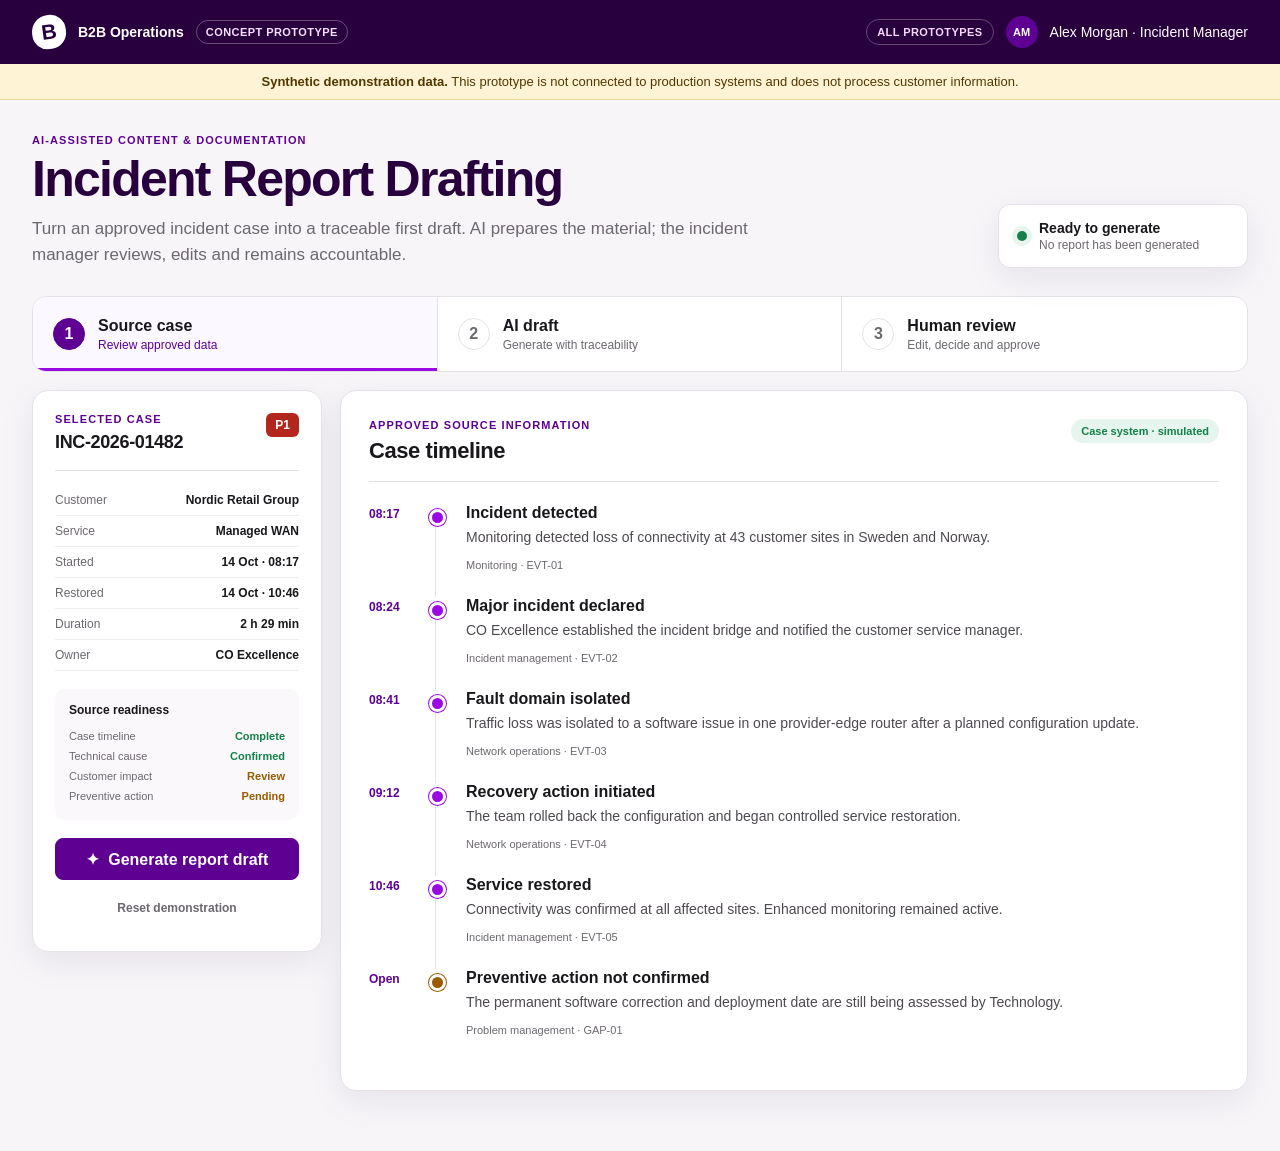
<file: index.html>
<!doctype html>
<html lang="en">
<head>
  <meta charset="utf-8">
  <meta name="viewport" content="width=device-width, initial-scale=1">
  <meta name="description" content="Concept prototype for AI-assisted incident report drafting.">
  <title>Incident Report Drafting — Concept Prototype</title>
  <link rel="stylesheet" href="styles.css">
</head>
<body>
  <header class="topbar">
    <div class="brand">
      <span class="brand-mark" aria-hidden="true">B</span>
      <span>B2B Operations</span>
      <span class="prototype-label">Concept prototype</span>
    </div>
    <div class="user">
      <a class="portfolio-link" href="prototypes/">All prototypes</a>
      <span class="avatar">AM</span>
      <span class="user-name">Alex Morgan · Incident Manager</span>
    </div>
  </header>

  <div class="demo-notice">
    <strong>Synthetic demonstration data.</strong>
    This prototype is not connected to production systems and does not process customer information.
  </div>

  <main>
    <section class="hero">
      <div>
        <p class="eyebrow">AI-assisted content & documentation</p>
        <h1>Incident Report Drafting</h1>
        <p class="intro">
          Turn an approved incident case into a traceable first draft. AI prepares the material;
          the incident manager reviews, edits and remains accountable.
        </p>
      </div>
      <div class="status-card">
        <span class="status-dot"></span>
        <div>
          <strong id="workflow-status">Ready to generate</strong>
          <span id="workflow-detail">No report has been generated</span>
        </div>
      </div>
    </section>

    <nav class="steps" aria-label="Workflow">
      <button class="step is-active" data-target="source-panel">
        <span>1</span>
        <div><strong>Source case</strong><small>Review approved data</small></div>
      </button>
      <button class="step" data-target="draft-panel">
        <span>2</span>
        <div><strong>AI draft</strong><small>Generate with traceability</small></div>
      </button>
      <button class="step" data-target="review-panel">
        <span>3</span>
        <div><strong>Human review</strong><small>Edit, decide and approve</small></div>
      </button>
    </nav>

    <section class="workspace">
      <aside class="case-sidebar">
        <div class="sidebar-heading">
          <div>
            <p class="eyebrow">Selected case</p>
            <h2>INC-2026-01482</h2>
          </div>
          <span class="severity">P1</span>
        </div>

        <dl class="case-facts">
          <div><dt>Customer</dt><dd>Nordic Retail Group</dd></div>
          <div><dt>Service</dt><dd>Managed WAN</dd></div>
          <div><dt>Started</dt><dd>14 Oct · 08:17</dd></div>
          <div><dt>Restored</dt><dd>14 Oct · 10:46</dd></div>
          <div><dt>Duration</dt><dd>2 h 29 min</dd></div>
          <div><dt>Owner</dt><dd>CO Excellence</dd></div>
        </dl>

        <div class="source-summary">
          <strong>Source readiness</strong>
          <div class="readiness-row"><span>Case timeline</span><span class="good">Complete</span></div>
          <div class="readiness-row"><span>Technical cause</span><span class="good">Confirmed</span></div>
          <div class="readiness-row"><span>Customer impact</span><span class="warning">Review</span></div>
          <div class="readiness-row"><span>Preventive action</span><span class="warning">Pending</span></div>
        </div>

        <button id="generate-button" class="primary-button">
          <span class="button-icon" aria-hidden="true">✦</span>
          Generate report draft
        </button>
        <button id="reset-button" class="text-button">Reset demonstration</button>
      </aside>

      <div class="content-area">
        <section id="source-panel" class="panel is-visible">
          <div class="panel-header">
            <div>
              <p class="eyebrow">Approved source information</p>
              <h2>Case timeline</h2>
            </div>
            <span class="source-badge">Case system · simulated</span>
          </div>

          <div class="timeline">
            <article class="timeline-event" id="event-1">
              <time>08:17</time>
              <div>
                <strong>Incident detected</strong>
                <p>Monitoring detected loss of connectivity at 43 customer sites in Sweden and Norway.</p>
                <span class="event-meta">Monitoring · EVT-01</span>
              </div>
            </article>
            <article class="timeline-event" id="event-2">
              <time>08:24</time>
              <div>
                <strong>Major incident declared</strong>
                <p>CO Excellence established the incident bridge and notified the customer service manager.</p>
                <span class="event-meta">Incident management · EVT-02</span>
              </div>
            </article>
            <article class="timeline-event" id="event-3">
              <time>08:41</time>
              <div>
                <strong>Fault domain isolated</strong>
                <p>Traffic loss was isolated to a software issue in one provider-edge router after a planned configuration update.</p>
                <span class="event-meta">Network operations · EVT-03</span>
              </div>
            </article>
            <article class="timeline-event" id="event-4">
              <time>09:12</time>
              <div>
                <strong>Recovery action initiated</strong>
                <p>The team rolled back the configuration and began controlled service restoration.</p>
                <span class="event-meta">Network operations · EVT-04</span>
              </div>
            </article>
            <article class="timeline-event" id="event-5">
              <time>10:46</time>
              <div>
                <strong>Service restored</strong>
                <p>Connectivity was confirmed at all affected sites. Enhanced monitoring remained active.</p>
                <span class="event-meta">Incident management · EVT-05</span>
              </div>
            </article>
            <article class="timeline-event is-open" id="event-6">
              <time>Open</time>
              <div>
                <strong>Preventive action not confirmed</strong>
                <p>The permanent software correction and deployment date are still being assessed by Technology.</p>
                <span class="event-meta">Problem management · GAP-01</span>
              </div>
            </article>
          </div>
        </section>

        <section id="draft-panel" class="panel">
          <div class="empty-state" id="draft-empty">
            <div class="empty-icon">✦</div>
            <h2>No report draft yet</h2>
            <p>Generate a draft from the approved case data. No information will be sent or published.</p>
          </div>

          <div id="generation-state" class="generation-state" hidden>
            <div class="spinner"></div>
            <h2>Preparing the report</h2>
            <p id="generation-message">Reading approved case events…</p>
            <div class="progress"><span id="progress-bar"></span></div>
          </div>

          <div id="draft-content" hidden>
            <div class="panel-header">
              <div>
                <p class="eyebrow">AI-generated first draft</p>
                <h2>Customer Incident Report</h2>
              </div>
              <div class="header-actions">
                <span class="draft-badge">Draft · not approved</span>
                <button id="edit-button" class="secondary-button">Edit draft</button>
              </div>
            </div>

            <div class="quality-strip">
              <div><span class="quality-value">5/5</span><span>Timeline events used</span></div>
              <div><span class="quality-value">1</span><span>Open information gap</span></div>
              <div><span class="quality-value">100%</span><span>Statements traceable</span></div>
            </div>

            <article id="report-document" class="report-document">
              <div class="report-title">
                <span>Incident report</span>
                <strong>Managed WAN service disruption</strong>
                <small>Nordic Retail Group · INC-2026-01482</small>
              </div>

              <section>
                <h3>Executive summary</h3>
                <p contenteditable="false">
                  On 14 October 2026, Nordic Retail Group experienced a disruption to its Managed WAN
                  service affecting 43 sites in Sweden and Norway. The incident started at 08:17 and
                  service was fully restored at 10:46. The disruption was linked to a software issue
                  in a provider-edge router following a planned configuration update.
                  <button class="citation" data-source="event-1 event-3 event-5">3 sources</button>
                </p>
              </section>

              <section>
                <h3>Customer impact</h3>
                <p contenteditable="false">
                  Connectivity was unavailable or unstable at the affected sites during the incident.
                  The case confirms the number and location of affected sites but does not document
                  the impact on the customer's business processes.
                  <button class="citation" data-source="event-1">EVT-01</button>
                </p>
                <div class="review-note">
                  <strong>Reviewer input required</strong>
                  Confirm whether customer business impact should be added before external use.
                </div>
              </section>

              <section>
                <h3>Timeline and resolution</h3>
                <ul>
                  <li contenteditable="false"><strong>08:17:</strong> Monitoring detected connectivity loss at 43 sites.</li>
                  <li contenteditable="false"><strong>08:24:</strong> A major incident was declared and the customer service manager was notified.</li>
                  <li contenteditable="false"><strong>08:41:</strong> The fault was isolated to a software issue after a planned configuration update.</li>
                  <li contenteditable="false"><strong>09:12:</strong> The configuration was rolled back and controlled restoration began.</li>
                  <li contenteditable="false"><strong>10:46:</strong> Connectivity was confirmed at all affected sites.</li>
                </ul>
                <button class="citation" data-source="event-1 event-2 event-3 event-4 event-5">5 sources</button>
              </section>

              <section>
                <h3>Root cause</h3>
                <p contenteditable="false">
                  The confirmed technical cause was a software issue in a provider-edge router
                  following a planned configuration update. Service was restored by rolling back
                  the configuration.
                  <button class="citation" data-source="event-3 event-4">2 sources</button>
                </p>
              </section>

              <section>
                <h3>Preventive actions</h3>
                <p contenteditable="false">
                  A permanent correction and deployment date have not yet been confirmed.
                </p>
                <div class="missing-data">
                  <strong>Information missing from source case</strong>
                  The report should not claim that preventive actions are complete until Technology
                  has confirmed the permanent correction and implementation date.
                  <button class="citation" data-source="event-6">GAP-01</button>
                </div>
              </section>
            </article>
          </div>
        </section>

        <section id="review-panel" class="panel">
          <div class="panel-header">
            <div>
              <p class="eyebrow">Human accountability</p>
              <h2>Review and decision</h2>
            </div>
            <span id="review-state" class="draft-badge">Waiting for draft</span>
          </div>

          <div id="review-locked" class="empty-state compact">
            <div class="empty-icon">✓</div>
            <h2>Generate the draft first</h2>
            <p>The approval controls become available after the report has been generated.</p>
          </div>

          <div id="review-content" hidden>
            <div class="review-grid">
              <div class="checklist">
                <h3>Required checks</h3>
                <label><input type="checkbox" class="approval-check"> Timeline matches the source case</label>
                <label><input type="checkbox" class="approval-check"> Root cause wording is technically accurate</label>
                <label><input type="checkbox" class="approval-check"> Customer impact is appropriately described</label>
                <label><input type="checkbox" class="approval-check"> Sensitive information has been removed</label>
                <label><input type="checkbox" class="approval-check"> Required legal, press and security review is complete</label>
              </div>

              <div class="decision-card">
                <h3>Review decision</h3>
                <label for="review-comment">Reviewer comment</label>
                <textarea id="review-comment" rows="5" placeholder="Document corrections, missing information or approval rationale…"></textarea>
                <div class="decision-actions">
                  <button id="changes-button" class="secondary-button">Request changes</button>
                  <button id="approve-button" class="primary-button" disabled>Approve report</button>
                </div>
                <p class="approval-help">All required checks must be completed before approval.</p>
              </div>
            </div>

            <div class="governance-note">
              <strong>Prototype control principle</strong>
              AI creates a traceable draft. The named incident manager remains responsible for
              accuracy, disclosure decisions and completion of the established review process.
            </div>
          </div>
        </section>
      </div>
    </section>
  </main>

  <div id="toast" class="toast" role="status" aria-live="polite"></div>

  <script src="app.js"></script>
</body>
</html>
</file>
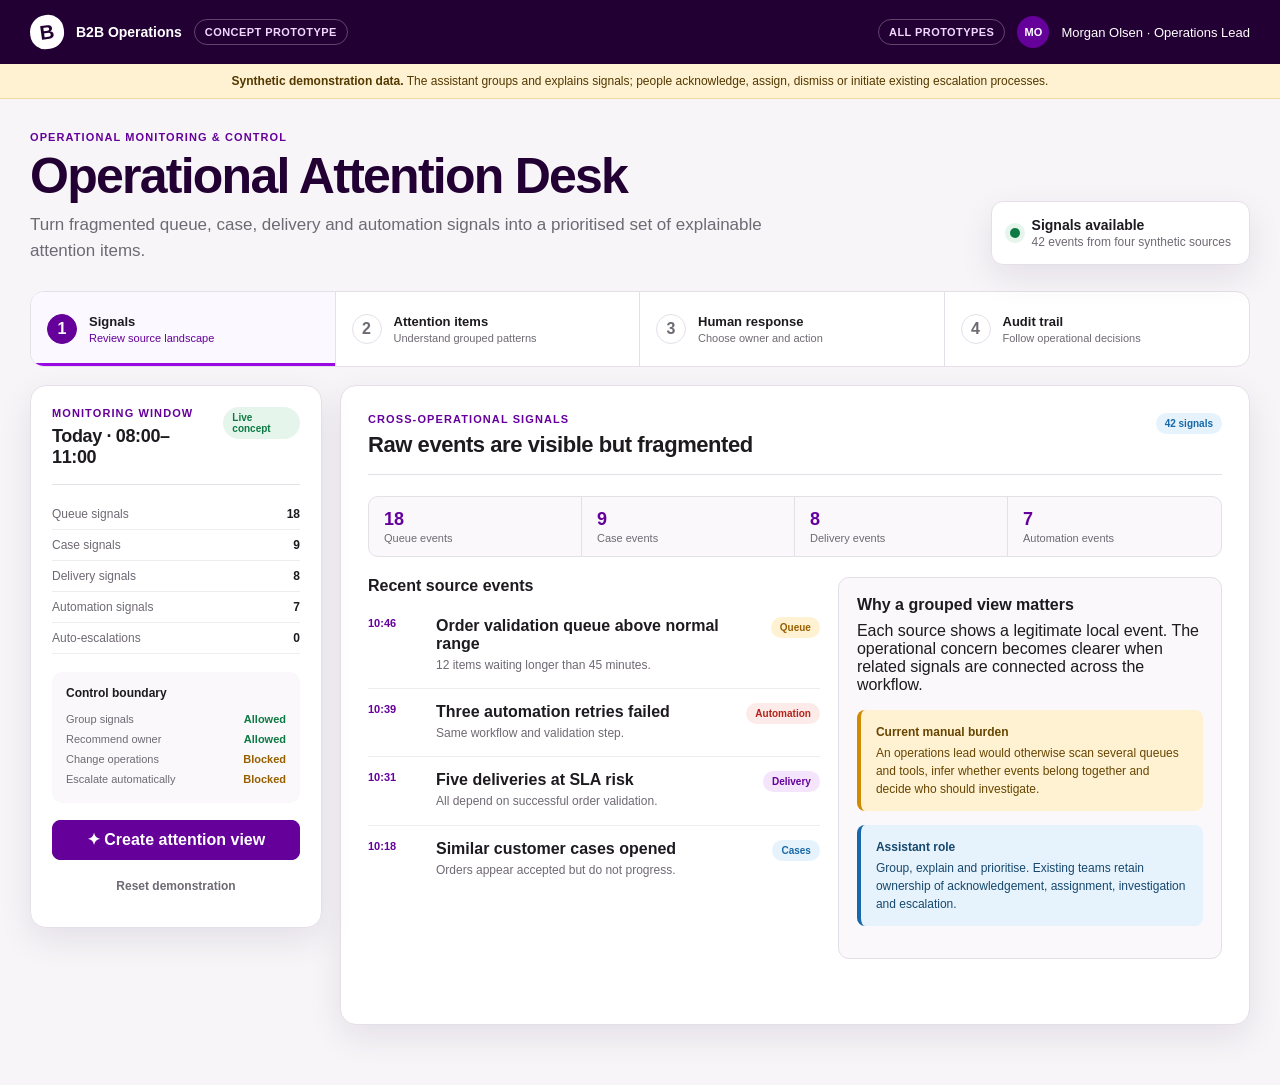
<file: operational-monitoring/index.html>
<!doctype html>
<html lang="en">
<head>
  <meta charset="utf-8">
  <meta name="viewport" content="width=device-width, initial-scale=1">
  <meta name="description" content="Synthetic concept prototype for operational monitoring and control.">
  <title>Operational Attention Desk — Concept Prototype</title>
  <link rel="stylesheet" href="../shared.css">
</head>
<body>
  <header class="topbar">
    <div class="brand">
      <span class="brand-mark" aria-hidden="true">B</span>
      <span>B2B Operations</span>
      <span class="prototype-label">Concept prototype</span>
    </div>
    <div class="top-actions">
      <a class="nav-link" href="../prototypes/">All prototypes</a>
      <span class="avatar">MO</span>
      <span class="user-label">Morgan Olsen · Operations Lead</span>
    </div>
  </header>

  <div class="notice"><strong>Synthetic demonstration data.</strong> The assistant groups and explains signals; people acknowledge, assign, dismiss or initiate existing escalation processes.</div>

  <main class="page">
    <section class="hero">
      <div>
        <p class="eyebrow">Operational monitoring & control</p>
        <h1>Operational Attention Desk</h1>
        <p class="intro">Turn fragmented queue, case, delivery and automation signals into a prioritised set of explainable attention items.</p>
      </div>
      <div class="status-card">
        <span class="status-dot"></span>
        <div><strong id="workflow-status">Signals available</strong><span id="workflow-detail">42 events from four synthetic sources</span></div>
      </div>
    </section>

    <nav class="steps" style="--step-count:4" aria-label="Operational attention workflow">
      <button class="step is-active" data-panel="signals"><span>1</span><div><strong>Signals</strong><small>Review source landscape</small></div></button>
      <button class="step" data-panel="attention"><span>2</span><div><strong>Attention items</strong><small>Understand grouped patterns</small></div></button>
      <button class="step" data-panel="response"><span>3</span><div><strong>Human response</strong><small>Choose owner and action</small></div></button>
      <button class="step" data-panel="audit"><span>4</span><div><strong>Audit trail</strong><small>Follow operational decisions</small></div></button>
    </nav>

    <section class="workspace">
      <aside class="sidebar">
        <div class="sidebar-header"><div><p class="eyebrow">Monitoring window</p><h2>Today · 08:00–11:00</h2></div><span class="badge green">Live concept</span></div>
        <dl class="facts">
          <div><dt>Queue signals</dt><dd>18</dd></div>
          <div><dt>Case signals</dt><dd>9</dd></div>
          <div><dt>Delivery signals</dt><dd>8</dd></div>
          <div><dt>Automation signals</dt><dd>7</dd></div>
          <div><dt>Auto-escalations</dt><dd>0</dd></div>
        </dl>
        <div class="summary-box">
          <strong>Control boundary</strong>
          <div class="summary-row"><span>Group signals</span><span class="good">Allowed</span></div>
          <div class="summary-row"><span>Recommend owner</span><span class="good">Allowed</span></div>
          <div class="summary-row"><span>Change operations</span><span class="warning">Blocked</span></div>
          <div class="summary-row"><span>Escalate automatically</span><span class="warning">Blocked</span></div>
        </div>
        <button id="group" class="primary full">✦ Create attention view</button>
        <button id="reset" class="ghost">Reset demonstration</button>
      </aside>

      <div>
        <section id="signals" class="panel is-visible">
          <div class="panel-header"><div><p class="eyebrow">Cross-operational signals</p><h2>Raw events are visible but fragmented</h2></div><span class="badge blue">42 signals</span></div>
          <div class="metric-grid">
            <div class="metric"><strong>18</strong><span>Queue events</span></div>
            <div class="metric"><strong>9</strong><span>Case events</span></div>
            <div class="metric"><strong>8</strong><span>Delivery events</span></div>
            <div class="metric"><strong>7</strong><span>Automation events</span></div>
          </div>
          <div class="two-column">
            <div>
              <h3>Recent source events</h3>
              <ul class="list">
                <li class="list-item"><time>10:46</time><div><strong>Order validation queue above normal range</strong><p>12 items waiting longer than 45 minutes.</p></div><span class="tag amber">Queue</span></li>
                <li class="list-item"><time>10:39</time><div><strong>Three automation retries failed</strong><p>Same workflow and validation step.</p></div><span class="tag red">Automation</span></li>
                <li class="list-item"><time>10:31</time><div><strong>Five deliveries at SLA risk</strong><p>All depend on successful order validation.</p></div><span class="tag purple">Delivery</span></li>
                <li class="list-item"><time>10:18</time><div><strong>Similar customer cases opened</strong><p>Orders appear accepted but do not progress.</p></div><span class="tag blue">Cases</span></li>
              </ul>
            </div>
            <div class="detail-pane">
              <h3>Why a grouped view matters</h3>
              <p>Each source shows a legitimate local event. The operational concern becomes clearer when related signals are connected across the workflow.</p>
              <div class="callout amber"><strong>Current manual burden</strong>An operations lead would otherwise scan several queues and tools, infer whether events belong together and decide who should investigate.</div>
              <div class="callout blue"><strong>Assistant role</strong>Group, explain and prioritise. Existing teams retain ownership of acknowledgement, assignment, investigation and escalation.</div>
            </div>
          </div>
        </section>

        <section id="attention" class="panel">
          <div id="attention-empty" class="empty"><div class="empty-icon">◎</div><h2>No grouped attention view yet</h2><p>Analyse the source events to identify related operational patterns.</p></div>
          <div id="attention-loading" class="loading" hidden><div class="spinner"></div><h2>Connecting related signals</h2><p id="loading-message">Reading queues, cases, deliveries and automation events…</p><div class="progress"><span id="progress"></span></div></div>
          <div id="attention-content" hidden>
            <div class="panel-header"><div><p class="eyebrow">Prioritised operational view</p><h2>4 attention items from 42 signals</h2></div><span class="badge amber">Human acknowledgement required</span></div>
            <div class="attention-layout">
              <div class="exception-list">
                <button class="exception-row is-selected" data-id="validation"><span class="severity high">High</span><div><strong>Order validation flow is stalled</strong><small>21 related signals · 5 deliveries at risk</small></div><span>›</span></button>
                <button class="exception-row" data-id="sla"><span class="severity medium">Medium</span><div><strong>Service case cluster nearing SLA</strong><small>8 related signals · one customer segment</small></div><span>›</span></button>
                <button class="exception-row" data-id="robot"><span class="severity medium">Medium</span><div><strong>Billing robot success rate falling</strong><small>7 related signals · repeated retries</small></div><span>›</span></button>
                <button class="exception-row" data-id="backlog"><span class="severity low">Low</span><div><strong>Provisioning backlog above baseline</strong><small>6 related signals · no immediate SLA breach</small></div><span>›</span></button>
              </div>
              <article id="attention-detail" class="detail-pane"></article>
            </div>
          </div>
        </section>

        <section id="response" class="panel">
          <div class="panel-header"><div><p class="eyebrow">Human operational control</p><h2>Respond to selected attention item</h2></div><span id="response-state" class="badge amber">Awaiting response</span></div>
          <div class="two-column">
            <div>
              <span class="tag red">High urgency</span><h3 style="margin-top:10px">Order validation flow is stalled</h3>
              <p>Twenty-one related signals indicate that validation failures are creating a queue and delivery risk.</p>
              <div class="evidence-box">
                <strong>Supporting signals</strong>
                <div class="source-row"><span>Queue</span><code>12 items &gt;45 min</code></div>
                <div class="source-row"><span>Automation</span><code>3 failed retries</code></div>
                <div class="source-row"><span>Delivery</span><code>5 orders at SLA risk</code></div>
                <div class="source-row"><span>Cases</span><code>3 matching symptoms</code></div>
              </div>
              <div class="callout amber"><strong>Recommended next check</strong>Confirm whether the failed validation step is the common dependency before initiating the existing incident or escalation process.</div>
            </div>
            <div class="detail-pane">
              <h3>Choose response</h3>
              <label class="radio-card"><input type="radio" name="response" value="Acknowledge"><span><strong>Acknowledge</strong><p>Record that an operations lead has reviewed the item.</p></span></label>
              <label class="radio-card"><input type="radio" name="response" value="Assign"><span><strong>Assign for investigation</strong><p>Route the item to an accountable team.</p></span></label>
              <label class="radio-card"><input type="radio" name="response" value="Initiate escalation"><span><strong>Initiate existing escalation process</strong><p>Human decision starts the approved operational process.</p></span></label>
              <label class="radio-card"><input type="radio" name="response" value="Dismiss"><span><strong>Dismiss with reason</strong><p>Close this attention item as non-actionable.</p></span></label>
              <label class="form-label" for="owner">Accountable owner</label>
              <select id="owner"><option value="">Choose owner</option><option>Order Operations</option><option>Automation Support</option><option>Delivery Management</option><option>Service Desk Lead</option></select>
              <label class="form-label" for="note">Response note</label>
              <textarea id="note" rows="4" placeholder="Explain the decision, immediate check and expected follow-up…"></textarea>
              <div class="action-row"><button id="record-response" class="primary" disabled>Record response</button></div>
            </div>
          </div>
        </section>

        <section id="audit" class="panel">
          <div class="panel-header"><div><p class="eyebrow">Operational accountability</p><h2>Attention and response audit trail</h2></div><span class="badge green">No autonomous actions</span></div>
          <div class="audit">
            <strong>Current item history</strong>
            <div class="audit-entry"><time>10:47</time><span>Assistant grouped 21 source signals into “Order validation flow is stalled” and recommended review.</span></div>
            <div class="audit-entry"><time>10:48</time><span>Urgency calculated from queue age, failed retries and five delivery SLA risks. No escalation executed.</span></div>
            <div id="human-audit" class="audit-entry" hidden><time>Now</time><span id="audit-text"></span></div>
          </div>
          <div class="card-grid">
            <article class="card"><span class="tag green">Transparent</span><h3>Source signals remain linked</h3><p>Reviewers can inspect why signals were grouped and what contributed to urgency.</p></article>
            <article class="card"><span class="tag purple">Controlled</span><h3>People initiate operational action</h3><p>Acknowledgement, ownership and escalation remain explicit human decisions.</p></article>
            <article class="card"><span class="tag blue">Auditable</span><h3>Recommendations and decisions are distinct</h3><p>The history shows what the assistant suggested and what the operations lead chose.</p></article>
          </div>
        </section>
      </div>
    </section>
  </main>

  <div id="toast" class="toast" role="status" aria-live="polite"></div>
  <script>
    const panels=[...document.querySelectorAll('.panel')],steps=[...document.querySelectorAll('.step')],toast=document.querySelector('#toast');let generated=false,toastTimer;
    const details={
      validation:{tag:'High urgency',title:'Order validation flow is stalled',body:'Queue growth, repeated automation failures and delivery risk appear connected through one validation step.',signals:['12 queue items older than 45 minutes','3 automation retries failed at the same step','5 deliveries now at SLA risk','3 cases report orders not progressing'],impact:'Delivery commitments may be missed if the common dependency is not investigated.',owner:'Order Operations',check:'Confirm whether all affected orders share the failed validation component.'},
      sla:{tag:'Medium urgency',title:'Service case cluster nearing SLA',body:'Eight cases from one customer segment show similar symptoms and are moving toward the same SLA threshold.',signals:['8 related service cases','Median age 3h 38m','Shared product family','No major incident currently open'],impact:'A cluster may be handled as isolated cases, delaying coordinated action.',owner:'Service Desk Lead',check:'Review whether the cases share a common service event before creating a coordinated incident.'},
      robot:{tag:'Medium urgency',title:'Billing robot success rate falling',body:'The same automation has retried multiple tasks and completed fewer runs than its recent baseline.',signals:['Success rate fell from 98% to 81%','7 failed or retried runs','Same validation message in 5 runs'],impact:'Manual billing work may accumulate if failures continue.',owner:'Automation Support',check:'Inspect the repeated validation message and confirm whether input format changed.'},
      backlog:{tag:'Low urgency',title:'Provisioning backlog above baseline',body:'The queue is growing but current items remain within SLA and no common failure signal is visible.',signals:['Backlog 18% above baseline','Oldest item at 62% of SLA','No correlated automation failures'],impact:'Continued growth may create later capacity pressure.',owner:'Delivery Management',check:'Monitor the next two intervals and confirm available team capacity.'}
    };
    function showToast(m){clearTimeout(toastTimer);toast.textContent=m;toast.classList.add('is-visible');toastTimer=setTimeout(()=>toast.classList.remove('is-visible'),2800)}
    function showPanel(id){panels.forEach(p=>p.classList.toggle('is-visible',p.id===id));steps.forEach(s=>s.classList.toggle('is-active',s.dataset.panel===id))}
    function workflow(s,d){document.querySelector('#workflow-status').textContent=s;document.querySelector('#workflow-detail').textContent=d}
    function renderDetail(id){const d=details[id];document.querySelector('#attention-detail').innerHTML=`<span class="tag ${id==='validation'?'red':'amber'}">${d.tag}</span><h3 style="margin-top:10px">${d.title}</h3><p>${d.body}</p><div class="evidence-box"><strong>Grouped because</strong>${d.signals.map(x=>`<div class="source-row"><span>Signal</span><code>${x}</code></div>`).join('')}</div><p><strong>Operational impact:</strong> ${d.impact}</p><div class="callout amber"><strong>Recommended owner · ${d.owner}</strong>${d.check}</div><button class="primary" onclick="showPanel('response')">Choose human response</button>`}
    steps.forEach((s,i)=>s.addEventListener('click',()=>{if(i>0&&!generated){showToast('Create the attention view before continuing.');return}showPanel(s.dataset.panel)}));
    document.querySelector('#group').addEventListener('click',async e=>{e.currentTarget.disabled=true;showPanel('attention');document.querySelector('#attention-empty').hidden=true;document.querySelector('#attention-loading').hidden=false;workflow('Connecting signals','Looking for related operational patterns');const stages=[['Reading queues and cases…','25%'],['Connecting deliveries and automation runs…','52%'],['Evaluating urgency and impact…','78%'],['Preparing attention items…','100%']];for(const [m,p] of stages){document.querySelector('#loading-message').textContent=m;document.querySelector('#progress').style.width=p;await new Promise(r=>setTimeout(r,480))}generated=true;document.querySelector('#attention-loading').hidden=true;document.querySelector('#attention-content').hidden=false;steps[0].classList.add('is-complete');steps[1].classList.add('is-complete');renderDetail('validation');workflow('4 attention items created','Human acknowledgement and ownership required');e.currentTarget.textContent='Attention view created';showToast('Related signals were grouped; no operational action was taken.')});
    document.querySelectorAll('.exception-row').forEach(row=>row.addEventListener('click',()=>{document.querySelectorAll('.exception-row').forEach(r=>r.classList.remove('is-selected'));row.classList.add('is-selected');renderDetail(row.dataset.id)}));
    const radios=[...document.querySelectorAll('input[name="response"]')],owner=document.querySelector('#owner'),note=document.querySelector('#note'),record=document.querySelector('#record-response');
    function ready(){record.disabled=!(radios.some(r=>r.checked)&&owner.value&&note.value.trim())}
    radios.forEach(r=>r.addEventListener('change',ready));owner.addEventListener('change',ready);note.addEventListener('input',ready);
    record.addEventListener('click',()=>{const response=radios.find(r=>r.checked).value;document.querySelector('#response-state').textContent='Human response recorded';document.querySelector('#response-state').className='badge green';document.querySelector('#audit-text').textContent=`Morgan Olsen chose “${response}”, assigned ${owner.value}, and recorded a response note. This explicit decision—not the assistant recommendation—initiates follow-up.`;document.querySelector('#human-audit').hidden=false;steps[2].classList.add('is-complete');steps[3].classList.add('is-complete');workflow('Response recorded','Accountability and source evidence retained');record.disabled=true;showToast('Human response recorded in the audit trail.')});
    document.querySelector('#reset').addEventListener('click',()=>location.reload());
  </script>
</body>
</html>
</file>
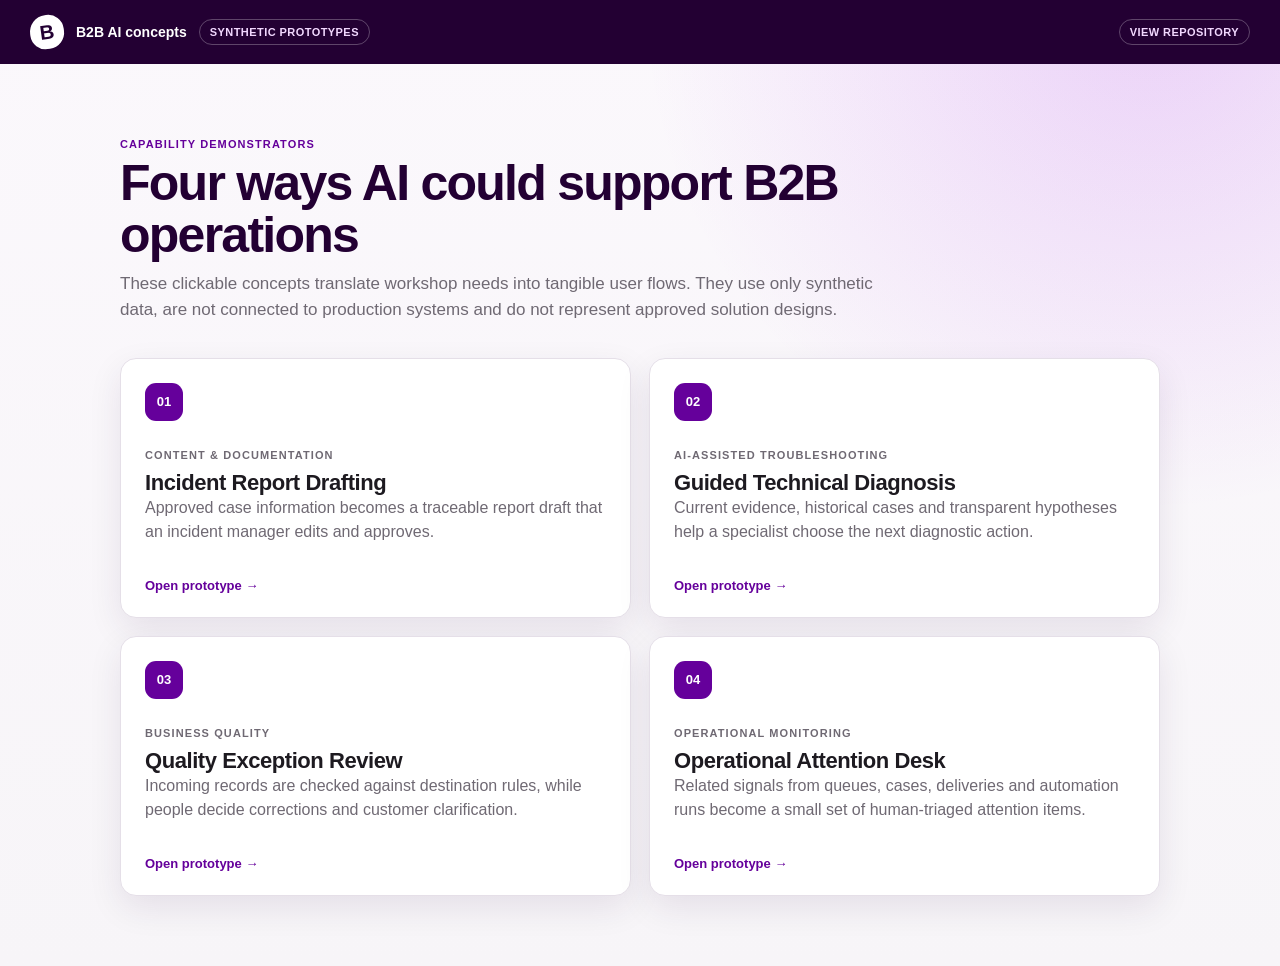
<file: prototypes/index.html>
<!doctype html>
<html lang="en">
<head>
  <meta charset="utf-8">
  <meta name="viewport" content="width=device-width, initial-scale=1">
  <meta name="description" content="Portfolio of synthetic B2B AI concept prototypes.">
  <title>B2B AI Concept Prototypes</title>
  <link rel="stylesheet" href="../shared.css">
</head>
<body class="portfolio-page">
  <header class="topbar">
    <div class="brand">
      <span class="brand-mark" aria-hidden="true">B</span>
      <span>B2B AI concepts</span>
      <span class="prototype-label">Synthetic prototypes</span>
    </div>
    <a class="nav-link" href="https://github.com/parbackdd/b2b_prototypes">View repository</a>
  </header>

  <main>
    <section class="portfolio-hero">
      <p class="eyebrow">Capability demonstrators</p>
      <h1>Four ways AI could support B2B operations</h1>
      <p class="intro">
        These clickable concepts translate workshop needs into tangible user flows. They use only
        synthetic data, are not connected to production systems and do not represent approved solution designs.
      </p>
    </section>

    <section class="portfolio-grid" aria-label="Available prototypes">
      <a class="portfolio-card" href="../">
        <span class="number">01</span>
        <p class="eyebrow">Content & documentation</p>
        <h2>Incident Report Drafting</h2>
        <p>Approved case information becomes a traceable report draft that an incident manager edits and approves.</p>
        <span class="open">Open prototype →</span>
      </a>

      <a class="portfolio-card" href="../troubleshooting/">
        <span class="number">02</span>
        <p class="eyebrow">AI-assisted troubleshooting</p>
        <h2>Guided Technical Diagnosis</h2>
        <p>Current evidence, historical cases and transparent hypotheses help a specialist choose the next diagnostic action.</p>
        <span class="open">Open prototype →</span>
      </a>

      <a class="portfolio-card" href="../quality-anomaly/">
        <span class="number">03</span>
        <p class="eyebrow">Business quality</p>
        <h2>Quality Exception Review</h2>
        <p>Incoming records are checked against destination rules, while people decide corrections and customer clarification.</p>
        <span class="open">Open prototype →</span>
      </a>

      <a class="portfolio-card" href="../operational-monitoring/">
        <span class="number">04</span>
        <p class="eyebrow">Operational monitoring</p>
        <h2>Operational Attention Desk</h2>
        <p>Related signals from queues, cases, deliveries and automation runs become a small set of human-triaged attention items.</p>
        <span class="open">Open prototype →</span>
      </a>
    </section>
  </main>
</body>
</html>
</file>
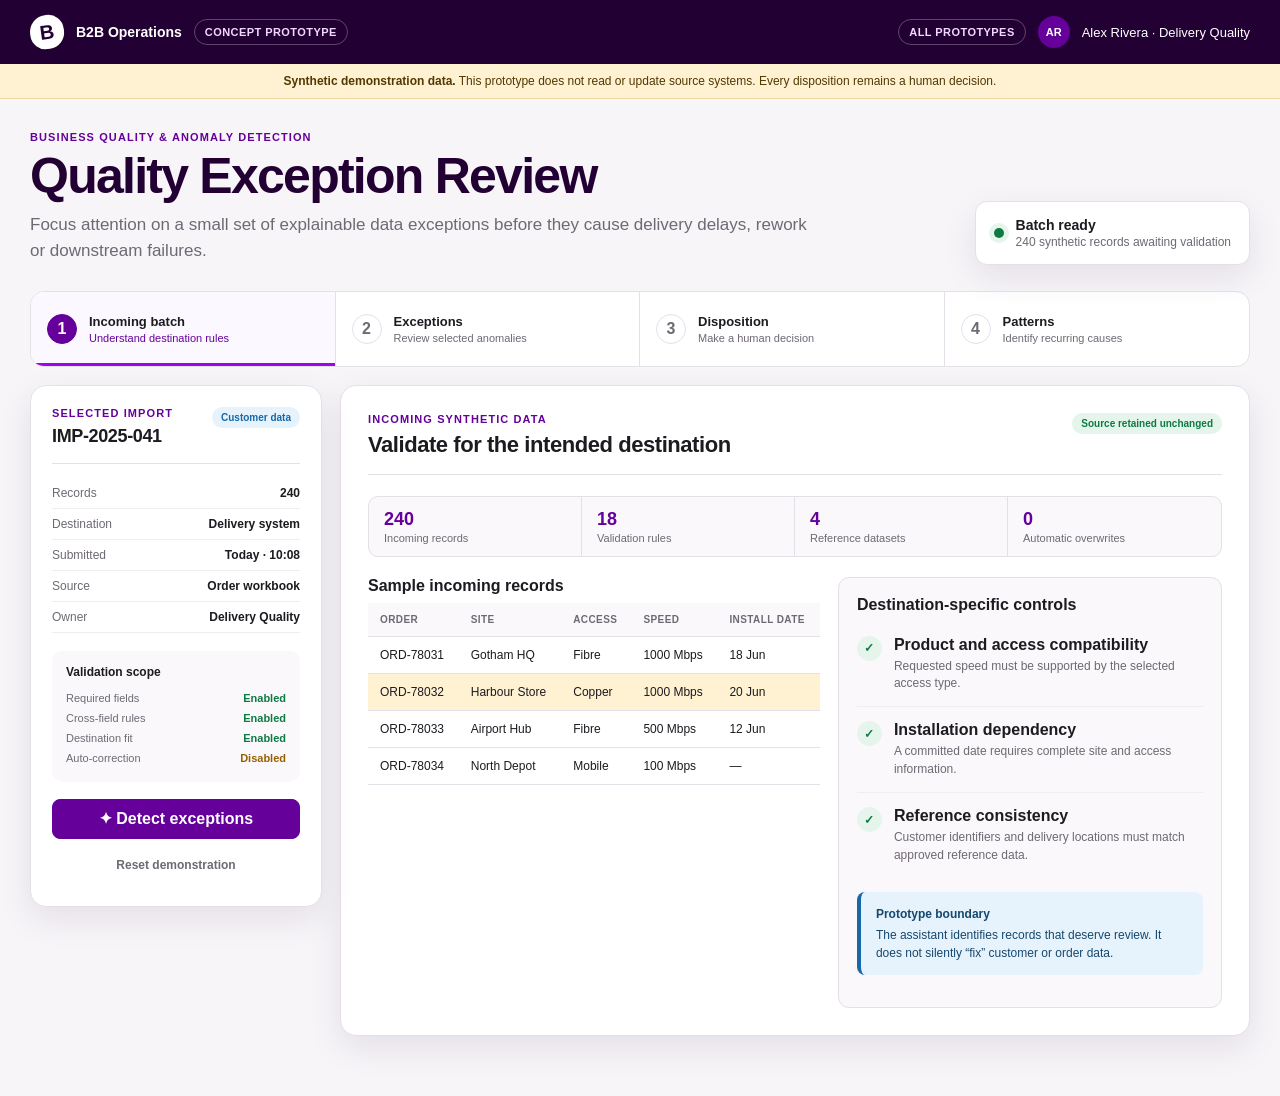
<file: quality-anomaly/index.html>
<!doctype html>
<html lang="en">
<head>
  <meta charset="utf-8">
  <meta name="viewport" content="width=device-width, initial-scale=1">
  <meta name="description" content="Synthetic concept prototype for business quality and anomaly detection.">
  <title>Quality Exception Review — Concept Prototype</title>
  <link rel="stylesheet" href="../shared.css">
</head>
<body>
  <header class="topbar">
    <div class="brand">
      <span class="brand-mark" aria-hidden="true">B</span>
      <span>B2B Operations</span>
      <span class="prototype-label">Concept prototype</span>
    </div>
    <div class="top-actions">
      <a class="nav-link" href="../prototypes/">All prototypes</a>
      <span class="avatar">AR</span>
      <span class="user-label">Alex Rivera · Delivery Quality</span>
    </div>
  </header>

  <div class="notice"><strong>Synthetic demonstration data.</strong> This prototype does not read or update source systems. Every disposition remains a human decision.</div>

  <main class="page">
    <section class="hero">
      <div>
        <p class="eyebrow">Business quality & anomaly detection</p>
        <h1>Quality Exception Review</h1>
        <p class="intro">Focus attention on a small set of explainable data exceptions before they cause delivery delays, rework or downstream failures.</p>
      </div>
      <div class="status-card">
        <span class="status-dot"></span>
        <div><strong id="workflow-status">Batch ready</strong><span id="workflow-detail">240 synthetic records awaiting validation</span></div>
      </div>
    </section>

    <nav class="steps" style="--step-count:4" aria-label="Quality review workflow">
      <button class="step is-active" data-panel="batch"><span>1</span><div><strong>Incoming batch</strong><small>Understand destination rules</small></div></button>
      <button class="step" data-panel="exceptions"><span>2</span><div><strong>Exceptions</strong><small>Review selected anomalies</small></div></button>
      <button class="step" data-panel="disposition"><span>3</span><div><strong>Disposition</strong><small>Make a human decision</small></div></button>
      <button class="step" data-panel="patterns"><span>4</span><div><strong>Patterns</strong><small>Identify recurring causes</small></div></button>
    </nav>

    <section class="workspace">
      <aside class="sidebar">
        <div class="sidebar-header"><div><p class="eyebrow">Selected import</p><h2>IMP-2025-041</h2></div><span class="badge blue">Customer data</span></div>
        <dl class="facts">
          <div><dt>Records</dt><dd>240</dd></div>
          <div><dt>Destination</dt><dd>Delivery system</dd></div>
          <div><dt>Submitted</dt><dd>Today · 10:08</dd></div>
          <div><dt>Source</dt><dd>Order workbook</dd></div>
          <div><dt>Owner</dt><dd>Delivery Quality</dd></div>
        </dl>
        <div class="summary-box">
          <strong>Validation scope</strong>
          <div class="summary-row"><span>Required fields</span><span class="good">Enabled</span></div>
          <div class="summary-row"><span>Cross-field rules</span><span class="good">Enabled</span></div>
          <div class="summary-row"><span>Destination fit</span><span class="good">Enabled</span></div>
          <div class="summary-row"><span>Auto-correction</span><span class="warning">Disabled</span></div>
        </div>
        <button id="scan" class="primary full">✦ Detect exceptions</button>
        <button id="reset" class="ghost">Reset demonstration</button>
      </aside>

      <div>
        <section id="batch" class="panel is-visible">
          <div class="panel-header"><div><p class="eyebrow">Incoming synthetic data</p><h2>Validate for the intended destination</h2></div><span class="badge green">Source retained unchanged</span></div>
          <div class="metric-grid">
            <div class="metric"><strong>240</strong><span>Incoming records</span></div>
            <div class="metric"><strong>18</strong><span>Validation rules</span></div>
            <div class="metric"><strong>4</strong><span>Reference datasets</span></div>
            <div class="metric"><strong>0</strong><span>Automatic overwrites</span></div>
          </div>
          <div class="two-column">
            <div>
              <h3>Sample incoming records</h3>
              <div style="overflow-x:auto">
                <table class="data-table">
                  <thead><tr><th>Order</th><th>Site</th><th>Access</th><th>Speed</th><th>Install date</th></tr></thead>
                  <tbody>
                    <tr><td>ORD-78031</td><td>Gotham HQ</td><td>Fibre</td><td>1000 Mbps</td><td>18 Jun</td></tr>
                    <tr><td>ORD-78032</td><td>Harbour Store</td><td>Copper</td><td>1000 Mbps</td><td>20 Jun</td></tr>
                    <tr><td>ORD-78033</td><td>Airport Hub</td><td>Fibre</td><td>500 Mbps</td><td>12 Jun</td></tr>
                    <tr><td>ORD-78034</td><td>North Depot</td><td>Mobile</td><td>100 Mbps</td><td>—</td></tr>
                  </tbody>
                </table>
              </div>
            </div>
            <div class="detail-pane">
              <h3>Destination-specific controls</h3>
              <ul class="list">
                <li class="list-item"><span class="list-icon">✓</span><div><strong>Product and access compatibility</strong><p>Requested speed must be supported by the selected access type.</p></div></li>
                <li class="list-item"><span class="list-icon">✓</span><div><strong>Installation dependency</strong><p>A committed date requires complete site and access information.</p></div></li>
                <li class="list-item"><span class="list-icon">✓</span><div><strong>Reference consistency</strong><p>Customer identifiers and delivery locations must match approved reference data.</p></div></li>
              </ul>
              <div class="callout blue"><strong>Prototype boundary</strong>The assistant identifies records that deserve review. It does not silently “fix” customer or order data.</div>
            </div>
          </div>
        </section>

        <section id="exceptions" class="panel">
          <div id="exception-empty" class="empty"><div class="empty-icon">◇</div><h2>No exception set yet</h2><p>Run destination-specific validation to focus on the records that need attention.</p></div>
          <div id="exception-loading" class="loading" hidden><div class="spinner"></div><h2>Validating 240 records</h2><p id="loading-message">Applying destination rules…</p><div class="progress"><span id="progress"></span></div></div>
          <div id="exception-content" hidden>
            <div class="panel-header"><div><p class="eyebrow">Explainable exception set</p><h2>7 of 240 records need review</h2></div><span class="badge amber">2.9% selected</span></div>
            <div class="metric-grid">
              <div class="metric"><strong>233</strong><span>No issue detected</span></div>
              <div class="metric"><strong>3</strong><span>High-impact exceptions</span></div>
              <div class="metric"><strong>4</strong><span>Clarification needed</span></div>
              <div class="metric"><strong>7</strong><span>Await human disposition</span></div>
            </div>
            <div class="exception-layout">
              <div id="exception-list" class="exception-list">
                <button class="exception-row is-selected" data-id="speed"><span class="severity high">High</span><div><strong>ORD-78032 · Product/access conflict</strong><small>Harbour Store · likely downstream rejection</small></div><span>›</span></button>
                <button class="exception-row" data-id="date"><span class="severity medium">Medium</span><div><strong>ORD-78033 · Date precedes prerequisite</strong><small>Airport Hub · planning inconsistency</small></div><span>›</span></button>
                <button class="exception-row" data-id="missing"><span class="severity medium">Medium</span><div><strong>ORD-78034 · Required date missing</strong><small>North Depot · customer clarification</small></div><span>›</span></button>
                <button class="exception-row" data-id="customer"><span class="severity low">Low</span><div><strong>ORD-78037 · Customer name variation</strong><small>Possible known alias</small></div><span>›</span></button>
              </div>
              <article class="detail-pane" id="exception-detail"></article>
            </div>
          </div>
        </section>

        <section id="disposition" class="panel">
          <div class="panel-header"><div><p class="eyebrow">Human-controlled resolution</p><h2>Disposition selected exception</h2></div><span id="disposition-count" class="badge amber">0 reviewed</span></div>
          <div class="two-column">
            <div>
              <span class="tag red">ORD-78032 · High impact</span>
              <h3 style="margin-top:10px">Product/access conflict</h3>
              <p>The requested 1000 Mbps service is not supported on the selected copper access in the current delivery catalogue.</p>
              <div class="evidence-box">
                <strong>Source evidence</strong>
                <div class="source-row"><span>Incoming order</span><code>access=Copper · speed=1000 Mbps</code></div>
                <div class="source-row"><span>Destination rule</span><code>Copper maximum=100 Mbps</code></div>
                <div class="source-row"><span>Expected impact</span><code>Order validation failure</code></div>
              </div>
              <div class="callout amber"><strong>Suggested path</strong>Ask whether the customer intended fibre access or a 100 Mbps service. Do not change either field without confirmation.</div>
            </div>
            <div class="detail-pane">
              <h3>Choose a disposition</h3>
              <label class="radio-card"><input type="radio" name="disposition" value="Accept suggested correction"><span><strong>Accept suggested correction</strong><p>Only after the correct value has been independently confirmed.</p></span></label>
              <label class="radio-card"><input type="radio" name="disposition" value="Request clarification"><span><strong>Request clarification</strong><p>Send the conflict and source evidence to the order owner.</p></span></label>
              <label class="radio-card"><input type="radio" name="disposition" value="False positive"><span><strong>Mark as false positive</strong><p>Retain the reason to improve future detection.</p></span></label>
              <label class="form-label" for="owner">Assign owner</label>
              <select id="owner"><option value="">Choose owner</option><option>Order Management</option><option>Customer Project</option><option>Delivery Quality</option></select>
              <label class="form-label" for="note">Review note</label>
              <textarea id="note" rows="4" placeholder="Explain the decision and any confirmation received…"></textarea>
              <div class="action-row"><button id="save-disposition" class="primary" disabled>Save disposition</button></div>
            </div>
          </div>
          <div id="disposition-audit" class="audit" hidden><strong>Review audit</strong><div class="audit-entry"><time>Now</time><span id="audit-text"></span></div></div>
        </section>

        <section id="patterns" class="panel">
          <div class="panel-header"><div><p class="eyebrow">Aggregated learning signal</p><h2>Recurring quality patterns</h2></div><span class="badge blue">Last 8 synthetic batches</span></div>
          <div class="card-grid">
            <article class="card">
              <div class="split-heading"><h3>Product/access conflicts</h3><strong class="large-number">19</strong></div>
              <p>Most frequently seen when high-capacity products are paired with legacy access types.</p>
              <div class="confidence"><div class="confidence-bar"><span style="width:76%"></span></div><strong>Rising</strong></div>
              <div class="callout amber"><strong>Suggested improvement</strong>Add compatibility guidance earlier in the order-capture workflow.</div>
            </article>
            <article class="card">
              <div class="split-heading"><h3>Incomplete delivery dates</h3><strong class="large-number">11</strong></div>
              <p>Usually concentrated in orders imported from one workbook template.</p>
              <div class="confidence"><div class="confidence-bar"><span style="width:51%"></span></div><strong>Stable</strong></div>
              <div class="callout blue"><strong>Suggested improvement</strong>Make date completeness visible before submission.</div>
            </article>
            <article class="card">
              <div class="split-heading"><h3>Customer reference variations</h3><strong class="large-number">7</strong></div>
              <p>Several are accepted aliases, creating avoidable false positives.</p>
              <div class="confidence"><div class="confidence-bar"><span style="width:32%"></span></div><strong>Falling</strong></div>
              <div class="callout green"><strong>Learning opportunity</strong>Review approved aliases with the data owner before adjusting rules.</div>
            </article>
            <article class="card">
              <span class="tag purple">Governance</span><h3>Patterns support process improvement</h3>
              <p>Trend signals can show where forms, guidance or source controls need attention. They should not be used to assign blame or automatically change validation policy.</p>
            </article>
          </div>
        </section>
      </div>
    </section>
  </main>

  <div id="toast" class="toast" role="status" aria-live="polite"></div>
  <script>
    const panels=[...document.querySelectorAll('.panel')],steps=[...document.querySelectorAll('.step')],toast=document.querySelector('#toast');let generated=false,toastTimer;
    const details={
      speed:{tag:'High impact',title:'Product/access conflict',body:'The requested 1000 Mbps service is not supported on copper access for this destination.',source:'Copper + 1000 Mbps',rule:'Copper maximum is 100 Mbps',impact:'Likely destination rejection',suggestion:'Confirm whether access should be fibre or requested speed should be 100 Mbps.'},
      date:{tag:'Medium impact',title:'Date precedes prerequisite',body:'The requested installation date is two days before the site-readiness milestone.',source:'Install 12 Jun',rule:'Site ready 14 Jun',impact:'Likely rescheduling and rework',suggestion:'Confirm whether site readiness can move or propose a later installation date.'},
      missing:{tag:'Medium impact',title:'Required date missing',body:'No requested installation date is present for a record that requires scheduled field work.',source:'Install date empty',rule:'Date required for field work',impact:'Planning cannot be completed',suggestion:'Request the intended installation window from the order owner.'},
      customer:{tag:'Low impact',title:'Customer name variation',body:'The submitted name differs from the approved customer record but resembles a known trading name.',source:'Northstar Retail AB',rule:'Northstar Foods Group',impact:'Possible reference mismatch',suggestion:'Ask the data owner whether the variation is an approved alias.'}
    };
    function showToast(m){clearTimeout(toastTimer);toast.textContent=m;toast.classList.add('is-visible');toastTimer=setTimeout(()=>toast.classList.remove('is-visible'),2800)}
    function showPanel(id){panels.forEach(p=>p.classList.toggle('is-visible',p.id===id));steps.forEach(s=>s.classList.toggle('is-active',s.dataset.panel===id))}
    function workflow(status,detail){document.querySelector('#workflow-status').textContent=status;document.querySelector('#workflow-detail').textContent=detail}
    function renderDetail(id){const d=details[id];document.querySelector('#exception-detail').innerHTML=`<span class="tag ${id==='speed'?'red':'amber'}">${d.tag}</span><h3 style="margin-top:10px">${d.title}</h3><p>${d.body}</p><div class="evidence-box"><strong>Why it was selected</strong><div class="source-row"><span>Source</span><code>${d.source}</code></div><div class="source-row"><span>Rule</span><code>${d.rule}</code></div><div class="source-row"><span>Impact</span><code>${d.impact}</code></div></div><div class="callout amber"><strong>Suggested next step</strong>${d.suggestion}</div><button class="primary" onclick="showPanel('disposition')">Review disposition</button>`}
    steps.forEach((s,i)=>s.addEventListener('click',()=>{if(i>0&&!generated){showToast('Detect exceptions before continuing.');return}showPanel(s.dataset.panel)}));
    document.querySelector('#scan').addEventListener('click',async e=>{e.currentTarget.disabled=true;showPanel('exceptions');document.querySelector('#exception-empty').hidden=true;document.querySelector('#exception-loading').hidden=false;workflow('Validating batch','Applying destination-specific rules');const stages=[['Checking required fields…','24%'],['Testing cross-field consistency…','51%'],['Comparing destination constraints…','76%'],['Prioritising explainable exceptions…','100%']];for(const [m,p] of stages){document.querySelector('#loading-message').textContent=m;document.querySelector('#progress').style.width=p;await new Promise(r=>setTimeout(r,480))}generated=true;document.querySelector('#exception-loading').hidden=true;document.querySelector('#exception-content').hidden=false;steps[0].classList.add('is-complete');steps[1].classList.add('is-complete');renderDetail('speed');workflow('7 exceptions identified','233 records require no action');e.currentTarget.textContent='Exceptions detected';showToast('A focused exception set was created without changing source data.')});
    document.querySelectorAll('.exception-row').forEach(row=>row.addEventListener('click',()=>{document.querySelectorAll('.exception-row').forEach(r=>r.classList.remove('is-selected'));row.classList.add('is-selected');renderDetail(row.dataset.id)}));
    const radios=[...document.querySelectorAll('input[name="disposition"]')],owner=document.querySelector('#owner'),note=document.querySelector('#note'),save=document.querySelector('#save-disposition');
    function ready(){save.disabled=!(radios.some(r=>r.checked)&&owner.value&&note.value.trim())}
    radios.forEach(r=>r.addEventListener('change',ready));owner.addEventListener('change',ready);note.addEventListener('input',ready);
    save.addEventListener('click',()=>{const choice=radios.find(r=>r.checked).value;document.querySelector('#audit-text').textContent=`${choice}; assigned to ${owner.value}. Source record remains unchanged until the approved process is completed.`;document.querySelector('#disposition-audit').hidden=false;document.querySelector('#disposition-count').textContent='1 reviewed';document.querySelector('#disposition-count').className='badge green';steps[2].classList.add('is-complete');workflow('Disposition recorded','Human ownership and audit trail retained');save.disabled=true;showToast('Disposition saved. No source data was overwritten.')});
    document.querySelector('#reset').addEventListener('click',()=>location.reload());
  </script>
</body>
</html>
</file>
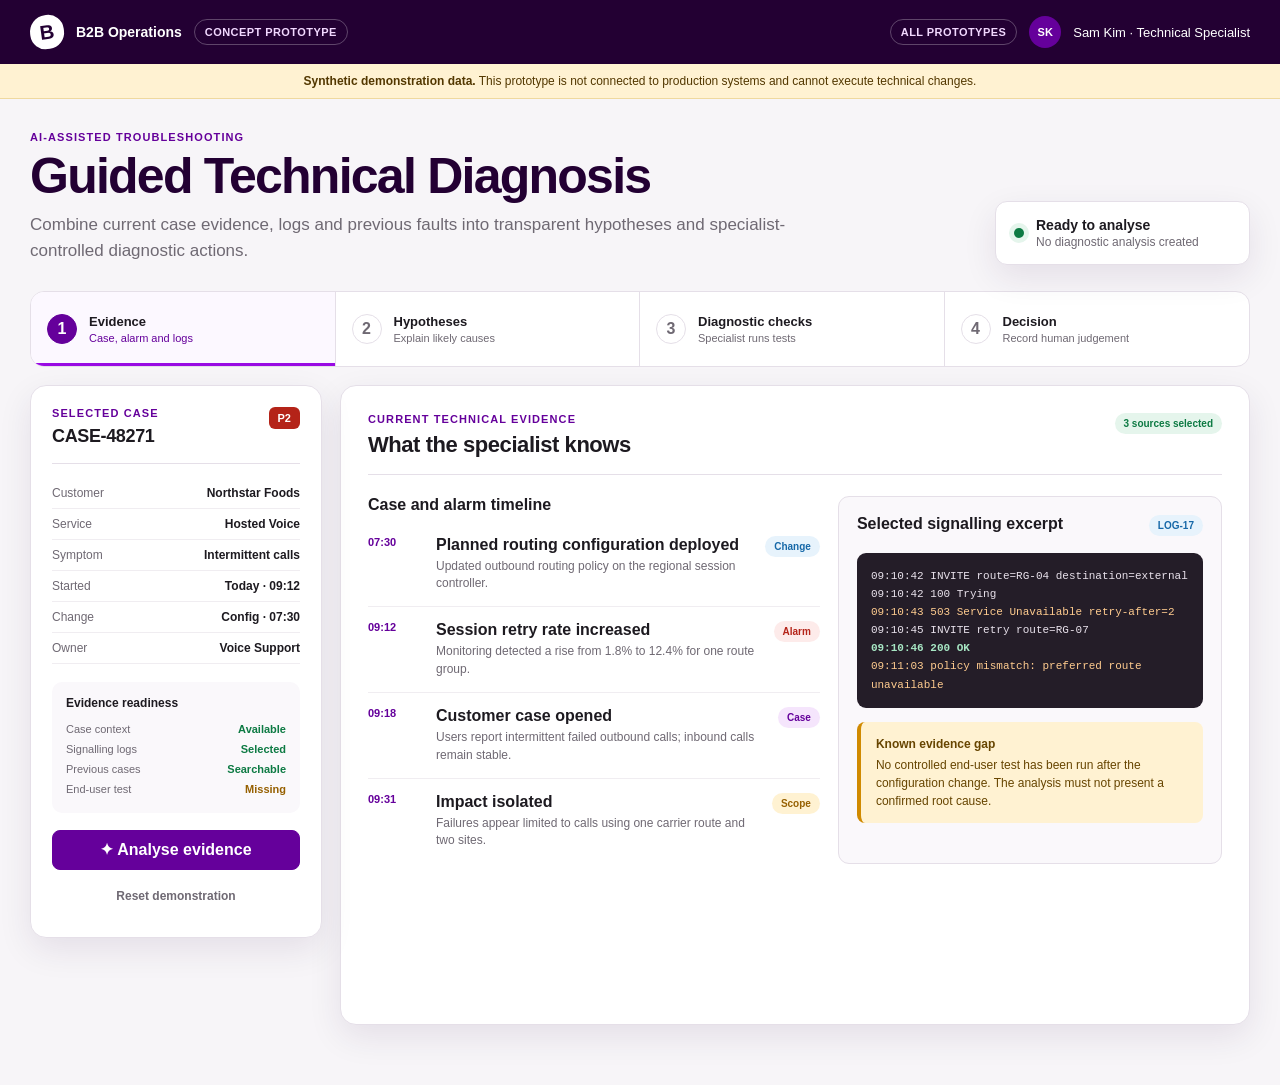
<file: troubleshooting/index.html>
<!doctype html>
<html lang="en">
<head>
  <meta charset="utf-8">
  <meta name="viewport" content="width=device-width, initial-scale=1">
  <meta name="description" content="Synthetic concept prototype for AI-assisted troubleshooting.">
  <title>Guided Technical Diagnosis — Concept Prototype</title>
  <link rel="stylesheet" href="../shared.css">
</head>
<body>
  <header class="topbar">
    <div class="brand">
      <span class="brand-mark" aria-hidden="true">B</span>
      <span>B2B Operations</span>
      <span class="prototype-label">Concept prototype</span>
    </div>
    <div class="top-actions">
      <a class="nav-link" href="../prototypes/">All prototypes</a>
      <span class="avatar">SK</span>
      <span class="user-label">Sam Kim · Technical Specialist</span>
    </div>
  </header>

  <div class="notice"><strong>Synthetic demonstration data.</strong> This prototype is not connected to production systems and cannot execute technical changes.</div>

  <main class="page">
    <section class="hero">
      <div>
        <p class="eyebrow">AI-assisted troubleshooting</p>
        <h1>Guided Technical Diagnosis</h1>
        <p class="intro">Combine current case evidence, logs and previous faults into transparent hypotheses and specialist-controlled diagnostic actions.</p>
      </div>
      <div class="status-card">
        <span class="status-dot"></span>
        <div><strong id="workflow-status">Ready to analyse</strong><span id="workflow-detail">No diagnostic analysis created</span></div>
      </div>
    </section>

    <nav class="steps" style="--step-count:4" aria-label="Troubleshooting workflow">
      <button class="step is-active" data-panel="evidence"><span>1</span><div><strong>Evidence</strong><small>Case, alarm and logs</small></div></button>
      <button class="step" data-panel="hypotheses"><span>2</span><div><strong>Hypotheses</strong><small>Explain likely causes</small></div></button>
      <button class="step" data-panel="checks"><span>3</span><div><strong>Diagnostic checks</strong><small>Specialist runs tests</small></div></button>
      <button class="step" data-panel="decision"><span>4</span><div><strong>Decision</strong><small>Record human judgement</small></div></button>
    </nav>

    <section class="workspace">
      <aside class="sidebar">
        <div class="sidebar-header">
          <div><p class="eyebrow">Selected case</p><h2>CASE-48271</h2></div>
          <span class="priority">P2</span>
        </div>
        <dl class="facts">
          <div><dt>Customer</dt><dd>Northstar Foods</dd></div>
          <div><dt>Service</dt><dd>Hosted Voice</dd></div>
          <div><dt>Symptom</dt><dd>Intermittent calls</dd></div>
          <div><dt>Started</dt><dd>Today · 09:12</dd></div>
          <div><dt>Change</dt><dd>Config · 07:30</dd></div>
          <div><dt>Owner</dt><dd>Voice Support</dd></div>
        </dl>
        <div class="summary-box">
          <strong>Evidence readiness</strong>
          <div class="summary-row"><span>Case context</span><span class="good">Available</span></div>
          <div class="summary-row"><span>Signalling logs</span><span class="good">Selected</span></div>
          <div class="summary-row"><span>Previous cases</span><span class="good">Searchable</span></div>
          <div class="summary-row"><span>End-user test</span><span class="warning">Missing</span></div>
        </div>
        <button id="analyse" class="primary full">✦ Analyse evidence</button>
        <button id="reset" class="ghost">Reset demonstration</button>
      </aside>

      <div>
        <section id="evidence" class="panel is-visible">
          <div class="panel-header">
            <div><p class="eyebrow">Current technical evidence</p><h2>What the specialist knows</h2></div>
            <span class="badge green">3 sources selected</span>
          </div>
          <div class="two-column">
            <div>
              <h3>Case and alarm timeline</h3>
              <ul class="list">
                <li class="list-item" id="ev-change"><time>07:30</time><div><strong>Planned routing configuration deployed</strong><p>Updated outbound routing policy on the regional session controller.</p></div><span class="tag blue">Change</span></li>
                <li class="list-item" id="ev-alarm"><time>09:12</time><div><strong>Session retry rate increased</strong><p>Monitoring detected a rise from 1.8% to 12.4% for one route group.</p></div><span class="tag red">Alarm</span></li>
                <li class="list-item" id="ev-case"><time>09:18</time><div><strong>Customer case opened</strong><p>Users report intermittent failed outbound calls; inbound calls remain stable.</p></div><span class="tag purple">Case</span></li>
                <li class="list-item" id="ev-scope"><time>09:31</time><div><strong>Impact isolated</strong><p>Failures appear limited to calls using one carrier route and two sites.</p></div><span class="tag amber">Scope</span></li>
              </ul>
            </div>
            <div class="detail-pane">
              <div class="split-heading"><h3>Selected signalling excerpt</h3><span class="badge blue">LOG-17</span></div>
              <div class="code-block" aria-label="Synthetic signalling log">
                <div>09:10:42 INVITE route=RG-04 destination=external</div>
                <div>09:10:42 100 Trying</div>
                <div class="code-line alert">09:10:43 503 Service Unavailable retry-after=2</div>
                <div>09:10:45 INVITE retry route=RG-07</div>
                <div class="code-line good">09:10:46 200 OK</div>
                <div class="code-line alert">09:11:03 policy mismatch: preferred route unavailable</div>
              </div>
              <div class="callout amber"><strong>Known evidence gap</strong>No controlled end-user test has been run after the configuration change. The analysis must not present a confirmed root cause.</div>
            </div>
          </div>
        </section>

        <section id="hypotheses" class="panel">
          <div id="hypothesis-empty" class="empty">
            <div class="empty-icon">⌁</div><h2>No hypotheses yet</h2><p>Analyse the selected case evidence before reviewing possible causes.</p>
          </div>
          <div id="hypothesis-loading" class="loading" hidden>
            <div class="spinner"></div><h2>Comparing evidence</h2><p id="loading-message">Reading the current case and selected logs…</p><div class="progress"><span id="progress"></span></div>
          </div>
          <div id="hypothesis-content" hidden>
            <div class="panel-header"><div><p class="eyebrow">AI-generated diagnostic support</p><h2>Possible causes — not a confirmed diagnosis</h2></div><span class="badge amber">Specialist review required</span></div>
            <div class="metric-grid">
              <div class="metric"><strong>3</strong><span>Hypotheses generated</span></div>
              <div class="metric"><strong>6</strong><span>Evidence links</span></div>
              <div class="metric"><strong>2</strong><span>Similar cases found</span></div>
              <div class="metric"><strong>1</strong><span>Critical evidence gap</span></div>
            </div>
            <div class="card-grid">
              <article class="card is-selected">
                <div class="split-heading"><div><span class="tag purple">Hypothesis 1</span><h3>Routing policy mismatch after configuration change</h3></div><span class="tag amber">68% support</span></div>
                <p>The timing, affected route group and retry behaviour are consistent with a route preference that cannot reach the intended carrier.</p>
                <div class="confidence"><div class="confidence-bar"><span style="width:68%"></span></div><strong>Medium</strong></div>
                <div class="evidence-links"><button class="evidence-link" data-evidence="ev-change">Change</button><button class="evidence-link" data-evidence="ev-alarm">Alarm</button><button class="evidence-link" data-evidence="ev-scope">Scope</button></div>
              </article>
              <article class="card">
                <div class="split-heading"><div><span class="tag blue">Hypothesis 2</span><h3>Temporary carrier capacity issue</h3></div><span class="tag amber">44% support</span></div>
                <p>The 503 response may reflect carrier-side capacity, but the close timing to the change and route-specific impact weaken this explanation.</p>
                <div class="confidence"><div class="confidence-bar"><span style="width:44%"></span></div><strong>Low–medium</strong></div>
                <div class="evidence-links"><button class="evidence-link" data-evidence="ev-alarm">503 response</button><button class="evidence-link" data-evidence="ev-case">Case</button></div>
              </article>
              <article class="card">
                <div class="split-heading"><div><span class="tag blue">Hypothesis 3</span><h3>Site-specific network instability</h3></div><span class="tag blue">26% support</span></div>
                <p>Two sites are affected, but stable inbound calls and successful retries make a general site-network failure less likely.</p>
                <div class="confidence"><div class="confidence-bar"><span style="width:26%"></span></div><strong>Low</strong></div>
                <div class="evidence-links"><button class="evidence-link" data-evidence="ev-case">Symptoms</button><button class="evidence-link" data-evidence="ev-scope">Affected sites</button></div>
              </article>
              <article class="card">
                <span class="tag green">Previous experience</span>
                <h3>Two similar historical cases</h3>
                <p><strong>CASE-39110:</strong> Similar retry pattern after routing-policy deployment. Resolved by correcting route priority.</p>
                <p><strong>CASE-27405:</strong> Carrier capacity issue produced the same response code, but affected all routes rather than one route group.</p>
                <div class="callout blue"><strong>Important difference</strong>The historical cases are relevant evidence, not proof that the current cause is identical.</div>
              </article>
            </div>
          </div>
        </section>

        <section id="checks" class="panel">
          <div class="panel-header"><div><p class="eyebrow">Specialist-controlled validation</p><h2>Recommended diagnostic checks</h2></div><span id="check-status" class="badge amber">0 of 3 recorded</span></div>
          <div class="callout"><strong>No autonomous action</strong>The assistant proposes checks. A specialist chooses whether to run them and records the observed result.</div>
          <div id="check-list">
            <article class="card check-item" data-check="1">
              <div class="split-heading"><div><span class="tag purple">Recommended first</span><h3>Compare current route priority with the pre-change configuration</h3></div><button class="mini run-check">Record result</button></div>
              <p>Expected diagnostic value: confirms whether the preferred route points to an unavailable carrier path.</p>
              <select class="check-result" hidden><option value="">Choose observed result</option><option>Mismatch confirmed</option><option>No mismatch found</option><option>Check could not be completed</option></select>
            </article>
            <article class="card check-item" data-check="2">
              <div class="split-heading"><div><span class="tag blue">Safe test</span><h3>Place a controlled test call through each route group</h3></div><button class="mini run-check">Record result</button></div>
              <p>Expected diagnostic value: determines whether failure follows the route or the end-user site.</p>
              <select class="check-result" hidden><option value="">Choose observed result</option><option>Failure follows route RG-04</option><option>Failure follows the site</option><option>No failure reproduced</option></select>
            </article>
            <article class="card check-item" data-check="3">
              <div class="split-heading"><div><span class="tag blue">External check</span><h3>Verify carrier status for the affected interconnect</h3></div><button class="mini run-check">Record result</button></div>
              <p>Expected diagnostic value: tests the carrier-capacity hypothesis without changing production configuration.</p>
              <select class="check-result" hidden><option value="">Choose observed result</option><option>No carrier incident reported</option><option>Carrier incident confirmed</option><option>Awaiting carrier response</option></select>
            </article>
          </div>
        </section>

        <section id="decision" class="panel">
          <div class="panel-header"><div><p class="eyebrow">Human judgement</p><h2>Record specialist decision</h2></div><span id="decision-state" class="badge amber">Decision pending</span></div>
          <div class="two-column">
            <div>
              <h3>Assessment</h3>
              <label class="radio-card"><input type="radio" name="hypothesis" value="Routing policy mismatch"><span><strong>Routing policy mismatch</strong><p>Most supported by current evidence; still requires diagnostic confirmation.</p></span></label>
              <label class="radio-card"><input type="radio" name="hypothesis" value="Carrier capacity issue"><span><strong>Carrier capacity issue</strong><p>Possible alternative if route configuration is correct.</p></span></label>
              <label class="radio-card"><input type="radio" name="hypothesis" value="Insufficient evidence"><span><strong>Insufficient evidence</strong><p>Continue investigation without selecting a likely cause.</p></span></label>
            </div>
            <div class="detail-pane">
              <h3>Next action</h3>
              <label class="form-label" for="next-action">Specialist-selected action</label>
              <select id="next-action"><option value="">Choose next action</option><option>Prepare controlled rollback for change approval</option><option>Continue diagnostic testing</option><option>Request carrier investigation</option><option>Escalate to product specialist</option></select>
              <label class="form-label" for="decision-note">Decision note</label>
              <textarea id="decision-note" rows="5" placeholder="Document evidence, uncertainty and why this action was selected…"></textarea>
              <div class="action-row"><button id="record-decision" class="primary" disabled>Record specialist decision</button></div>
              <p style="color:var(--muted);font-size:11px;margin-top:10px">Recording a decision does not execute a production change.</p>
            </div>
          </div>
          <div id="decision-audit" class="audit" hidden><strong>Decision audit</strong><div class="audit-entry"><time>Now</time><span id="audit-text"></span></div></div>
        </section>
      </div>
    </section>
  </main>

  <div id="toast" class="toast" role="status" aria-live="polite"></div>

  <script>
    const panels=[...document.querySelectorAll('.panel')],steps=[...document.querySelectorAll('.step')];
    const analyse=document.querySelector('#analyse'),toast=document.querySelector('#toast');
    let generated=false, toastTimer;
    function showToast(message){clearTimeout(toastTimer);toast.textContent=message;toast.classList.add('is-visible');toastTimer=setTimeout(()=>toast.classList.remove('is-visible'),3000)}
    function showPanel(id){panels.forEach(p=>p.classList.toggle('is-visible',p.id===id));steps.forEach(s=>s.classList.toggle('is-active',s.dataset.panel===id))}
    function workflow(status,detail,color='green'){document.querySelector('#workflow-status').textContent=status;document.querySelector('#workflow-detail').textContent=detail;const dot=document.querySelector('.status-dot');const map={green:['var(--green)','var(--green-soft)'],purple:['var(--purple-500)','var(--purple-100)'],amber:['var(--amber)','var(--amber-soft)']};dot.style.background=map[color][0];dot.style.boxShadow=`0 0 0 5px ${map[color][1]}`}
    steps.forEach((step,index)=>step.addEventListener('click',()=>{if(index>0&&!generated){showToast('Analyse the evidence to continue.');return}showPanel(step.dataset.panel)}));
    analyse.addEventListener('click',async()=>{analyse.disabled=true;showPanel('hypotheses');document.querySelector('#hypothesis-empty').hidden=true;document.querySelector('#hypothesis-loading').hidden=false;workflow('Analysing evidence','Comparing current signals and previous cases','purple');steps[0].classList.add('is-complete');const stages=[['Reading current case and selected logs…','28%'],['Comparing previous faults and cases…','56%'],['Testing competing explanations…','78%'],['Preparing transparent hypotheses…','100%']];for(const [m,p] of stages){document.querySelector('#loading-message').textContent=m;document.querySelector('#progress').style.width=p;await new Promise(r=>setTimeout(r,520))}generated=true;document.querySelector('#hypothesis-loading').hidden=true;document.querySelector('#hypothesis-content').hidden=false;steps[1].classList.add('is-complete');workflow('Hypotheses ready','Specialist validation is required','amber');analyse.textContent='Analysis created';showToast('Three hypotheses created. None is presented as a confirmed diagnosis.')});
    document.querySelectorAll('.evidence-link').forEach(b=>b.addEventListener('click',()=>{showPanel('evidence');const el=document.querySelector('#'+b.dataset.evidence);el.style.background='var(--purple-100)';el.scrollIntoView({behavior:'smooth',block:'center'});setTimeout(()=>el.style.background='',1800)}));
    const results=[...document.querySelectorAll('.check-result')];
    document.querySelectorAll('.run-check').forEach(button=>button.addEventListener('click',()=>{const select=button.closest('.check-item').querySelector('.check-result');select.hidden=false;select.focus()}));
    results.forEach(select=>select.addEventListener('change',()=>{const count=results.filter(x=>x.value).length;document.querySelector('#check-status').textContent=`${count} of 3 recorded`;if(count===3){steps[2].classList.add('is-complete');workflow('Diagnostic checks recorded','Specialist decision can now be documented','amber')}showToast('Observed result recorded by the specialist.')}));
    const radios=[...document.querySelectorAll('input[name="hypothesis"]')],action=document.querySelector('#next-action'),note=document.querySelector('#decision-note'),record=document.querySelector('#record-decision');
    function decisionReady(){record.disabled=!(radios.some(r=>r.checked)&&action.value&&note.value.trim())}
    radios.forEach(r=>r.addEventListener('change',decisionReady));action.addEventListener('change',decisionReady);note.addEventListener('input',decisionReady);
    record.addEventListener('click',()=>{const selected=radios.find(r=>r.checked).value;document.querySelector('#decision-state').textContent='Specialist decision recorded';document.querySelector('#decision-state').className='badge green';document.querySelector('#audit-text').textContent=`${selected} selected; next action: ${action.value}. No production change was executed.`;document.querySelector('#decision-audit').hidden=false;steps[3].classList.add('is-complete');workflow('Decision recorded','Human judgement retained; no autonomous change','green');record.disabled=true;showToast('Specialist decision recorded with an audit trail.')});
    document.querySelector('#reset').addEventListener('click',()=>location.reload());
  </script>
</body>
</html>
</file>
<file: styles.css>
:root {
  --purple-900: #29003e;
  --purple-700: #5e0092;
  --purple-500: #990ae3;
  --purple-100: #f4e0ff;
  --ink: #19171b;
  --muted: #6d6870;
  --line: #e6e1e8;
  --surface: #ffffff;
  --background: #f7f5f8;
  --green: #14804a;
  --green-soft: #e6f5ed;
  --amber: #9a5b00;
  --amber-soft: #fff3d6;
  --red: #b3261e;
  --red-soft: #fdecea;
  --shadow: 0 10px 35px rgba(41, 0, 62, 0.08);
}

* {
  box-sizing: border-box;
}

[hidden] {
  display: none !important;
}

body {
  margin: 0;
  min-width: 320px;
  color: var(--ink);
  background: var(--background);
  font-family: Inter, "Helvetica Neue", Arial, sans-serif;
}

button,
textarea {
  font: inherit;
}

button {
  cursor: pointer;
}

.topbar {
  min-height: 64px;
  padding: 0 32px;
  display: flex;
  align-items: center;
  justify-content: space-between;
  color: white;
  background: var(--purple-900);
}

.brand,
.user {
  display: flex;
  align-items: center;
  gap: 12px;
  font-size: 14px;
}

.brand {
  font-weight: 700;
}

.portfolio-link {
  padding: 6px 10px;
  color: #f2d8ff;
  border: 1px solid rgba(255, 255, 255, .27);
  border-radius: 999px;
  font-size: 11px;
  font-weight: 700;
  letter-spacing: .04em;
  text-decoration: none;
  text-transform: uppercase;
}

.portfolio-link:hover {
  background: rgba(255, 255, 255, .1);
}

.brand-mark {
  width: 34px;
  height: 34px;
  display: grid;
  place-items: center;
  border-radius: 50% 46% 48% 45%;
  color: var(--purple-900);
  background: white;
  font-size: 21px;
  font-weight: 800;
  transform: rotate(-8deg);
}

.prototype-label {
  padding: 5px 9px;
  border: 1px solid rgba(255, 255, 255, 0.3);
  border-radius: 999px;
  color: var(--purple-100);
  font-size: 11px;
  font-weight: 600;
  letter-spacing: 0.04em;
  text-transform: uppercase;
}

.avatar {
  width: 32px;
  height: 32px;
  display: grid;
  place-items: center;
  border-radius: 50%;
  color: white;
  background: var(--purple-700);
  font-size: 11px;
  font-weight: 700;
}

.demo-notice {
  padding: 10px 32px;
  color: #513800;
  background: var(--amber-soft);
  border-bottom: 1px solid #f0d99e;
  font-size: 13px;
  text-align: center;
}

main {
  max-width: 1500px;
  margin: 0 auto;
  padding: 34px 32px 60px;
}

.hero {
  display: flex;
  align-items: flex-end;
  justify-content: space-between;
  gap: 40px;
  margin-bottom: 28px;
}

.eyebrow {
  margin: 0 0 7px;
  color: var(--purple-700);
  font-size: 11px;
  font-weight: 800;
  letter-spacing: 0.1em;
  text-transform: uppercase;
}

h1,
h2,
h3,
p {
  margin-top: 0;
}

h1 {
  margin-bottom: 10px;
  color: var(--purple-900);
  font-size: clamp(32px, 4vw, 50px);
  line-height: 1.05;
  letter-spacing: -0.035em;
}

h2 {
  margin-bottom: 0;
  font-size: 22px;
  letter-spacing: -0.02em;
}

h3 {
  margin-bottom: 8px;
  font-size: 16px;
}

.intro {
  max-width: 760px;
  margin-bottom: 0;
  color: var(--muted);
  font-size: 17px;
  line-height: 1.55;
}

.status-card {
  min-width: 250px;
  padding: 15px 18px;
  display: flex;
  align-items: center;
  gap: 12px;
  background: var(--surface);
  border: 1px solid var(--line);
  border-radius: 12px;
  box-shadow: var(--shadow);
}

.status-card strong,
.status-card span {
  display: block;
}

.status-card strong {
  margin-bottom: 2px;
  font-size: 14px;
}

.status-card div span {
  color: var(--muted);
  font-size: 12px;
}

.status-dot {
  width: 10px;
  height: 10px;
  flex: 0 0 auto;
  border-radius: 50%;
  background: var(--green);
  box-shadow: 0 0 0 5px var(--green-soft);
}

.steps {
  display: grid;
  grid-template-columns: repeat(3, 1fr);
  margin-bottom: 18px;
  overflow: hidden;
  background: var(--surface);
  border: 1px solid var(--line);
  border-radius: 14px;
}

.step {
  min-height: 74px;
  padding: 14px 20px;
  display: flex;
  align-items: center;
  gap: 13px;
  color: var(--muted);
  background: transparent;
  border: 0;
  border-right: 1px solid var(--line);
  text-align: left;
}

.step:last-child {
  border-right: 0;
}

.step > span {
  width: 32px;
  height: 32px;
  display: grid;
  flex: 0 0 auto;
  place-items: center;
  border: 1px solid var(--line);
  border-radius: 50%;
  font-weight: 700;
}

.step strong,
.step small {
  display: block;
}

.step strong {
  margin-bottom: 3px;
  color: var(--ink);
}

.step small {
  font-size: 12px;
}

.step.is-active {
  color: var(--purple-700);
  background: #fcf8ff;
  box-shadow: inset 0 -3px var(--purple-500);
}

.step.is-active > span,
.step.is-complete > span {
  color: white;
  background: var(--purple-700);
  border-color: var(--purple-700);
}

.step.is-complete > span::after {
  content: "✓";
  font-size: 14px;
}

.step.is-complete > span {
  font-size: 0;
}

.workspace {
  display: grid;
  grid-template-columns: 290px minmax(0, 1fr);
  align-items: start;
  gap: 18px;
}

.case-sidebar,
.panel {
  background: var(--surface);
  border: 1px solid var(--line);
  border-radius: 16px;
  box-shadow: var(--shadow);
}

.case-sidebar {
  position: sticky;
  top: 18px;
  padding: 22px;
}

.sidebar-heading,
.panel-header {
  display: flex;
  align-items: flex-start;
  justify-content: space-between;
  gap: 18px;
}

.sidebar-heading {
  padding-bottom: 17px;
  border-bottom: 1px solid var(--line);
}

.sidebar-heading h2 {
  font-size: 18px;
}

.severity {
  padding: 5px 9px;
  color: white;
  background: var(--red);
  border-radius: 6px;
  font-size: 12px;
  font-weight: 800;
}

.case-facts {
  margin: 14px 0 18px;
}

.case-facts div {
  padding: 8px 0;
  display: flex;
  justify-content: space-between;
  gap: 16px;
  border-bottom: 1px solid #f0edf1;
}

.case-facts dt {
  color: var(--muted);
  font-size: 12px;
}

.case-facts dd {
  margin: 0;
  font-size: 12px;
  font-weight: 650;
  text-align: right;
}

.source-summary {
  margin-bottom: 18px;
  padding: 14px;
  background: #faf8fb;
  border-radius: 10px;
}

.source-summary > strong {
  display: block;
  margin-bottom: 9px;
  font-size: 12px;
}

.readiness-row {
  padding: 4px 0;
  display: flex;
  justify-content: space-between;
  gap: 10px;
  color: var(--muted);
  font-size: 11px;
}

.good {
  color: var(--green);
  font-weight: 700;
}

.warning {
  color: var(--amber);
  font-weight: 700;
}

.primary-button,
.secondary-button,
.text-button {
  min-height: 42px;
  padding: 10px 16px;
  border-radius: 8px;
  font-weight: 700;
  transition: transform 120ms ease, box-shadow 120ms ease, background 120ms ease;
}

.primary-button {
  width: 100%;
  color: white;
  background: var(--purple-700);
  border: 1px solid var(--purple-700);
}

.primary-button:hover:not(:disabled) {
  background: var(--purple-900);
  box-shadow: 0 6px 16px rgba(94, 0, 146, 0.22);
  transform: translateY(-1px);
}

.primary-button:disabled {
  cursor: not-allowed;
  opacity: 0.45;
}

.secondary-button {
  color: var(--purple-700);
  background: white;
  border: 1px solid #caa8dc;
}

.secondary-button:hover {
  background: #fcf8ff;
}

.text-button {
  width: 100%;
  margin-top: 7px;
  color: var(--muted);
  background: transparent;
  border: 0;
  font-size: 12px;
}

.button-icon {
  margin-right: 5px;
}

.content-area {
  min-width: 0;
}

.panel {
  display: none;
  min-height: 630px;
  padding: 28px;
}

.panel.is-visible {
  display: block;
}

.panel-header {
  margin-bottom: 22px;
  padding-bottom: 17px;
  border-bottom: 1px solid var(--line);
}

.source-badge,
.draft-badge {
  padding: 6px 10px;
  border-radius: 999px;
  font-size: 11px;
  font-weight: 700;
}

.source-badge {
  color: var(--green);
  background: var(--green-soft);
}

.draft-badge {
  color: var(--amber);
  background: var(--amber-soft);
}

.timeline {
  max-width: 900px;
}

.timeline-event {
  position: relative;
  display: grid;
  grid-template-columns: 66px 1fr;
  gap: 17px;
  padding-bottom: 24px;
}

.timeline-event::before {
  content: "";
  position: absolute;
  top: 21px;
  bottom: 0;
  left: 66px;
  width: 1px;
  background: var(--line);
}

.timeline-event:last-child::before {
  display: none;
}

.timeline-event::after {
  content: "";
  position: absolute;
  top: 5px;
  left: 60px;
  width: 11px;
  height: 11px;
  border: 3px solid white;
  border-radius: 50%;
  background: var(--purple-500);
  box-shadow: 0 0 0 1px var(--purple-500);
}

.timeline-event.is-open::after {
  background: var(--amber);
  box-shadow: 0 0 0 1px var(--amber);
}

.timeline-event time {
  padding-top: 3px;
  color: var(--purple-700);
  font-size: 12px;
  font-weight: 800;
}

.timeline-event > div {
  padding-left: 14px;
}

.timeline-event p {
  max-width: 800px;
  margin: 5px 0 7px;
  color: #4e4951;
  font-size: 14px;
  line-height: 1.5;
}

.event-meta {
  color: var(--muted);
  font-size: 11px;
}

.timeline-event.is-highlighted > div {
  margin: -10px 0 0;
  padding: 10px 12px 10px 26px;
  background: var(--purple-100);
  border-radius: 8px;
  animation: flash 1.5s ease;
}

@keyframes flash {
  from { background: #df9dff; }
  to { background: var(--purple-100); }
}

.empty-state,
.generation-state {
  min-height: 530px;
  display: grid;
  place-content: center;
  justify-items: center;
  color: var(--muted);
  text-align: center;
}

.empty-state.compact {
  min-height: 430px;
}

.empty-state h2,
.generation-state h2 {
  margin: 15px 0 6px;
  color: var(--ink);
}

.empty-state p,
.generation-state p {
  max-width: 440px;
  line-height: 1.5;
}

.empty-icon {
  width: 58px;
  height: 58px;
  display: grid;
  place-items: center;
  color: var(--purple-700);
  background: var(--purple-100);
  border-radius: 18px;
  font-size: 27px;
}

.spinner {
  width: 48px;
  height: 48px;
  border: 4px solid var(--purple-100);
  border-top-color: var(--purple-700);
  border-radius: 50%;
  animation: spin 0.8s linear infinite;
}

@keyframes spin {
  to { transform: rotate(360deg); }
}

.progress {
  width: min(360px, 80vw);
  height: 6px;
  overflow: hidden;
  background: var(--purple-100);
  border-radius: 999px;
}

.progress span {
  width: 8%;
  height: 100%;
  display: block;
  background: var(--purple-700);
  border-radius: inherit;
  transition: width 450ms ease;
}

.header-actions {
  display: flex;
  align-items: center;
  gap: 9px;
}

.header-actions .secondary-button {
  min-height: 34px;
  padding: 7px 11px;
  font-size: 12px;
}

.quality-strip {
  margin-bottom: 24px;
  display: grid;
  grid-template-columns: repeat(3, 1fr);
  background: #faf8fb;
  border: 1px solid var(--line);
  border-radius: 10px;
}

.quality-strip > div {
  padding: 12px 16px;
  border-right: 1px solid var(--line);
}

.quality-strip > div:last-child {
  border-right: 0;
}

.quality-strip span {
  display: block;
}

.quality-value {
  margin-bottom: 2px;
  color: var(--purple-700);
  font-size: 17px;
  font-weight: 800;
}

.quality-strip span:last-child {
  color: var(--muted);
  font-size: 11px;
}

.report-document {
  max-width: 850px;
  margin: 0 auto;
  padding: 38px 48px;
  background: white;
  border: 1px solid #ded9e1;
  box-shadow: 0 12px 30px rgba(25, 23, 27, 0.08);
}

.report-title {
  padding-bottom: 24px;
  border-bottom: 3px solid var(--purple-700);
}

.report-title span,
.report-title strong,
.report-title small {
  display: block;
}

.report-title span {
  color: var(--purple-700);
  font-size: 11px;
  font-weight: 800;
  letter-spacing: 0.1em;
  text-transform: uppercase;
}

.report-title strong {
  margin: 5px 0;
  color: var(--purple-900);
  font-size: 27px;
}

.report-title small {
  color: var(--muted);
}

.report-document section {
  padding: 21px 0 3px;
}

.report-document section + section {
  border-top: 1px solid #eeeaf0;
}

.report-document h3 {
  color: var(--purple-900);
}

.report-document p,
.report-document li {
  font-size: 14px;
  line-height: 1.65;
}

.report-document li {
  margin-bottom: 5px;
}

.report-document [contenteditable="true"] {
  outline: 2px solid #d598f0;
  outline-offset: 3px;
  background: #fffaff;
}

.citation {
  display: inline-block;
  margin-left: 5px;
  padding: 3px 7px;
  color: var(--purple-700);
  background: var(--purple-100);
  border: 0;
  border-radius: 999px;
  font-size: 10px;
  font-weight: 750;
  vertical-align: 1px;
}

.review-note,
.missing-data,
.governance-note {
  margin: 13px 0;
  padding: 13px 15px;
  border-radius: 8px;
  font-size: 13px;
  line-height: 1.5;
}

.review-note {
  color: #634100;
  background: var(--amber-soft);
  border-left: 4px solid #d38a00;
}

.missing-data {
  color: #6f201b;
  background: var(--red-soft);
  border-left: 4px solid var(--red);
}

.review-note strong,
.missing-data strong,
.governance-note strong {
  display: block;
  margin-bottom: 3px;
}

.review-grid {
  display: grid;
  grid-template-columns: minmax(0, 1fr) minmax(340px, 0.8fr);
  gap: 22px;
}

.checklist,
.decision-card {
  padding: 22px;
  border: 1px solid var(--line);
  border-radius: 12px;
}

.checklist label {
  padding: 12px 0;
  display: flex;
  align-items: flex-start;
  gap: 10px;
  border-bottom: 1px solid #f0edf1;
  font-size: 14px;
  line-height: 1.4;
}

.checklist label:last-child {
  border-bottom: 0;
}

.checklist input {
  width: 17px;
  height: 17px;
  margin-top: 1px;
  accent-color: var(--purple-700);
}

.decision-card label {
  display: block;
  margin: 16px 0 7px;
  color: var(--muted);
  font-size: 12px;
  font-weight: 700;
}

.decision-card textarea {
  width: 100%;
  resize: vertical;
  overflow-x: hidden;
  padding: 11px;
  border: 1px solid #cfc8d2;
  border-radius: 8px;
  line-height: 1.45;
}

.decision-card textarea:focus {
  outline: 2px solid #dba4f5;
  border-color: var(--purple-700);
}

.decision-actions {
  margin-top: 14px;
  display: grid;
  grid-template-columns: 1fr 1fr;
  gap: 9px;
}

.decision-actions .primary-button {
  width: auto;
}

.approval-help {
  margin: 9px 0 0;
  color: var(--muted);
  font-size: 11px;
}

.governance-note {
  margin-top: 22px;
  color: #3c3150;
  background: #f6effa;
  border-left: 4px solid var(--purple-700);
}

.toast {
  position: fixed;
  right: 24px;
  bottom: 24px;
  max-width: 380px;
  padding: 13px 17px;
  color: white;
  background: var(--purple-900);
  border-radius: 9px;
  box-shadow: 0 14px 35px rgba(41, 0, 62, 0.28);
  opacity: 0;
  pointer-events: none;
  transform: translateY(15px);
  transition: opacity 180ms ease, transform 180ms ease;
}

.toast.is-visible {
  opacity: 1;
  transform: translateY(0);
}

@media (max-width: 900px) {
  .user .avatar,
  .user-name {
    display: none;
  }

  .hero {
    align-items: stretch;
    flex-direction: column;
  }

  .status-card {
    min-width: 0;
  }

  .workspace {
    grid-template-columns: 1fr;
  }

  .case-sidebar {
    position: static;
  }

  .review-grid {
    grid-template-columns: 1fr;
  }
}

@media (max-width: 650px) {
  .topbar,
  main {
    padding-left: 18px;
    padding-right: 18px;
  }

  .demo-notice {
    padding-left: 18px;
    padding-right: 18px;
  }

  .steps {
    grid-template-columns: 1fr;
  }

  .step {
    border-right: 0;
    border-bottom: 1px solid var(--line);
  }

  .step:last-child {
    border-bottom: 0;
  }

  .panel {
    min-height: 0;
    padding: 20px 16px;
  }

  .panel-header,
  .header-actions {
    align-items: flex-start;
    flex-direction: column;
  }

  .quality-strip {
    grid-template-columns: 1fr;
  }

  .quality-strip > div {
    border-right: 0;
    border-bottom: 1px solid var(--line);
  }

  .quality-strip > div:last-child {
    border-bottom: 0;
  }

  .report-document {
    padding: 28px 20px;
  }

  .decision-actions {
    grid-template-columns: 1fr;
  }
}
</file>
<file: shared.css>
:root {
  --purple-950: #230033;
  --purple-900: #310047;
  --purple-700: #65009b;
  --purple-500: #990ae3;
  --purple-200: #e7b8ff;
  --purple-100: #f5e5fc;
  --ink: #1d1a20;
  --muted: #6f6973;
  --line: #e5dfe8;
  --surface: #ffffff;
  --canvas: #f7f5f8;
  --green: #0d7a43;
  --green-soft: #e5f5ec;
  --amber: #966000;
  --amber-soft: #fff2d2;
  --red: #b42318;
  --red-soft: #fdebea;
  --blue: #1668a8;
  --blue-soft: #e7f3fc;
  --shadow: 0 12px 34px rgba(49, 0, 71, 0.09);
}

* { box-sizing: border-box; }
[hidden] { display: none !important; }

html { scroll-behavior: smooth; }

body {
  margin: 0;
  min-width: 320px;
  color: var(--ink);
  background: var(--canvas);
  font-family: Inter, "Helvetica Neue", Arial, sans-serif;
}

button, input, textarea, select { font: inherit; }
button { cursor: pointer; }
a { color: inherit; }

.topbar {
  min-height: 64px;
  padding: 0 30px;
  display: flex;
  align-items: center;
  justify-content: space-between;
  gap: 20px;
  color: white;
  background: var(--purple-950);
}

.brand, .top-actions {
  display: flex;
  align-items: center;
  gap: 12px;
}

.brand {
  font-size: 14px;
  font-weight: 750;
}

.brand-mark {
  width: 34px;
  height: 34px;
  display: grid;
  place-items: center;
  color: var(--purple-950);
  background: white;
  border-radius: 50% 46% 48% 45%;
  font-size: 20px;
  font-weight: 850;
  transform: rotate(-8deg);
}

.prototype-label, .nav-link {
  padding: 6px 10px;
  border: 1px solid rgba(255,255,255,.27);
  border-radius: 999px;
  color: #f2d8ff;
  font-size: 11px;
  font-weight: 700;
  letter-spacing: .04em;
  text-decoration: none;
  text-transform: uppercase;
}

.nav-link:hover { background: rgba(255,255,255,.1); }

.avatar {
  width: 32px;
  height: 32px;
  display: grid;
  place-items: center;
  color: white;
  background: var(--purple-700);
  border-radius: 50%;
  font-size: 11px;
  font-weight: 800;
}

.user-label { font-size: 13px; }

.notice {
  padding: 10px 24px;
  color: #533800;
  background: var(--amber-soft);
  border-bottom: 1px solid #efd99f;
  font-size: 12px;
  text-align: center;
}

.page {
  max-width: 1500px;
  margin: 0 auto;
  padding: 32px 30px 60px;
}

.hero {
  display: flex;
  align-items: flex-end;
  justify-content: space-between;
  gap: 38px;
  margin-bottom: 26px;
}

.eyebrow {
  margin: 0 0 7px;
  color: var(--purple-700);
  font-size: 11px;
  font-weight: 850;
  letter-spacing: .1em;
  text-transform: uppercase;
}

h1, h2, h3, h4, p { margin-top: 0; }
h1 {
  margin-bottom: 10px;
  color: var(--purple-950);
  font-size: clamp(32px, 4vw, 50px);
  line-height: 1.04;
  letter-spacing: -.035em;
}
h2 { margin-bottom: 0; font-size: 22px; letter-spacing: -.02em; }
h3 { margin-bottom: 8px; font-size: 16px; }
h4 { margin: 0 0 5px; font-size: 14px; }

.intro {
  max-width: 780px;
  margin-bottom: 0;
  color: var(--muted);
  font-size: 17px;
  line-height: 1.55;
}

.status-card {
  min-width: 255px;
  padding: 15px 18px;
  display: flex;
  align-items: center;
  gap: 12px;
  background: var(--surface);
  border: 1px solid var(--line);
  border-radius: 12px;
  box-shadow: var(--shadow);
}

.status-card strong, .status-card span { display: block; }
.status-card strong { margin-bottom: 2px; font-size: 14px; }
.status-card div span { color: var(--muted); font-size: 12px; }

.status-dot {
  width: 10px;
  height: 10px;
  flex: 0 0 auto;
  border-radius: 50%;
  background: var(--green);
  box-shadow: 0 0 0 5px var(--green-soft);
}

.steps {
  display: grid;
  grid-template-columns: repeat(var(--step-count, 4), 1fr);
  margin-bottom: 18px;
  overflow: hidden;
  background: white;
  border: 1px solid var(--line);
  border-radius: 14px;
}

.step {
  min-height: 74px;
  padding: 13px 16px;
  display: flex;
  align-items: center;
  gap: 12px;
  color: var(--muted);
  background: transparent;
  border: 0;
  border-right: 1px solid var(--line);
  text-align: left;
}
.step:last-child { border-right: 0; }
.step > span {
  width: 30px;
  height: 30px;
  display: grid;
  flex: 0 0 auto;
  place-items: center;
  border: 1px solid var(--line);
  border-radius: 50%;
  font-weight: 800;
}
.step strong, .step small { display: block; }
.step strong { margin-bottom: 3px; color: var(--ink); font-size: 13px; }
.step small { font-size: 11px; }
.step.is-active {
  color: var(--purple-700);
  background: #fcf8ff;
  box-shadow: inset 0 -3px var(--purple-500);
}
.step.is-active > span, .step.is-complete > span {
  color: white;
  background: var(--purple-700);
  border-color: var(--purple-700);
}
.step.is-complete > span { font-size: 0; }
.step.is-complete > span::after { content: "✓"; font-size: 13px; }

.workspace {
  display: grid;
  grid-template-columns: 292px minmax(0, 1fr);
  align-items: start;
  gap: 18px;
}

.sidebar, .panel {
  background: white;
  border: 1px solid var(--line);
  border-radius: 16px;
  box-shadow: var(--shadow);
}

.sidebar {
  position: sticky;
  top: 18px;
  padding: 21px;
}

.sidebar-header, .panel-header, .split-heading {
  display: flex;
  align-items: flex-start;
  justify-content: space-between;
  gap: 16px;
}

.sidebar-header {
  padding-bottom: 16px;
  border-bottom: 1px solid var(--line);
}

.sidebar-header h2 { font-size: 18px; }

.priority {
  padding: 5px 9px;
  color: white;
  background: var(--red);
  border-radius: 6px;
  font-size: 11px;
  font-weight: 850;
}

.facts { margin: 14px 0 18px; }
.facts div {
  padding: 8px 0;
  display: flex;
  justify-content: space-between;
  gap: 12px;
  border-bottom: 1px solid #f0edf1;
}
.facts dt { color: var(--muted); font-size: 12px; }
.facts dd { margin: 0; font-size: 12px; font-weight: 700; text-align: right; }

.summary-box, .soft-box {
  margin-bottom: 17px;
  padding: 14px;
  background: #faf8fb;
  border-radius: 10px;
}
.summary-box > strong, .soft-box > strong {
  display: block;
  margin-bottom: 9px;
  font-size: 12px;
}
.summary-row {
  padding: 4px 0;
  display: flex;
  justify-content: space-between;
  gap: 10px;
  color: var(--muted);
  font-size: 11px;
}
.good { color: var(--green); font-weight: 750; }
.warning { color: var(--amber); font-weight: 750; }
.danger { color: var(--red); font-weight: 750; }

.primary, .secondary, .ghost, .mini {
  min-height: 40px;
  padding: 9px 14px;
  border-radius: 8px;
  font-weight: 750;
  transition: transform 120ms ease, box-shadow 120ms ease, background 120ms ease;
}
.primary {
  color: white;
  background: var(--purple-700);
  border: 1px solid var(--purple-700);
}
.primary.full { width: 100%; }
.primary:hover:not(:disabled) {
  background: var(--purple-950);
  box-shadow: 0 6px 16px rgba(101,0,155,.2);
  transform: translateY(-1px);
}
.primary:disabled { cursor: not-allowed; opacity: .45; }
.secondary {
  color: var(--purple-700);
  background: white;
  border: 1px solid #cba9dc;
}
.secondary:hover { background: #fcf8ff; }
.ghost {
  width: 100%;
  margin-top: 6px;
  color: var(--muted);
  background: transparent;
  border: 0;
  font-size: 12px;
}
.mini {
  min-height: 32px;
  padding: 6px 10px;
  color: var(--purple-700);
  background: white;
  border: 1px solid #d7bee3;
  font-size: 11px;
}
.mini:hover { background: var(--purple-100); }

.panel {
  display: none;
  min-height: 640px;
  padding: 27px;
}
.panel.is-visible { display: block; }
.panel-header {
  margin-bottom: 21px;
  padding-bottom: 16px;
  border-bottom: 1px solid var(--line);
}

.badge, .tag {
  display: inline-flex;
  align-items: center;
  gap: 5px;
  padding: 5px 9px;
  border-radius: 999px;
  font-size: 10px;
  font-weight: 800;
}
.badge.green, .tag.green { color: var(--green); background: var(--green-soft); }
.badge.amber, .tag.amber { color: var(--amber); background: var(--amber-soft); }
.badge.red, .tag.red { color: var(--red); background: var(--red-soft); }
.badge.purple, .tag.purple { color: var(--purple-700); background: var(--purple-100); }
.badge.blue, .tag.blue { color: var(--blue); background: var(--blue-soft); }

.empty, .loading {
  min-height: 500px;
  display: grid;
  place-content: center;
  justify-items: center;
  color: var(--muted);
  text-align: center;
}
.empty h2, .loading h2 { margin: 14px 0 6px; color: var(--ink); }
.empty p, .loading p { max-width: 460px; line-height: 1.5; }
.empty-icon {
  width: 58px;
  height: 58px;
  display: grid;
  place-items: center;
  color: var(--purple-700);
  background: var(--purple-100);
  border-radius: 18px;
  font-size: 26px;
}
.spinner {
  width: 48px;
  height: 48px;
  border: 4px solid var(--purple-100);
  border-top-color: var(--purple-700);
  border-radius: 50%;
  animation: spin .8s linear infinite;
}
@keyframes spin { to { transform: rotate(360deg); } }
.progress {
  width: min(380px, 80vw);
  height: 6px;
  overflow: hidden;
  background: var(--purple-100);
  border-radius: 999px;
}
.progress span {
  width: 8%;
  height: 100%;
  display: block;
  background: var(--purple-700);
  border-radius: inherit;
  transition: width 450ms ease;
}

.metric-grid {
  display: grid;
  grid-template-columns: repeat(4, 1fr);
  margin-bottom: 20px;
  overflow: hidden;
  background: #faf8fb;
  border: 1px solid var(--line);
  border-radius: 10px;
}
.metric {
  padding: 12px 15px;
  border-right: 1px solid var(--line);
}
.metric:last-child { border-right: 0; }
.metric strong, .metric span { display: block; }
.metric strong { margin-bottom: 2px; color: var(--purple-700); font-size: 18px; }
.metric span { color: var(--muted); font-size: 11px; }

.card-grid {
  display: grid;
  grid-template-columns: repeat(2, minmax(0, 1fr));
  gap: 14px;
}
.card {
  padding: 17px;
  background: white;
  border: 1px solid var(--line);
  border-radius: 11px;
}
.card.is-selected {
  border-color: var(--purple-500);
  box-shadow: 0 0 0 2px var(--purple-100);
}
.card p { margin-bottom: 10px; color: #4e4851; font-size: 13px; line-height: 1.48; }
.card-footer {
  display: flex;
  align-items: center;
  justify-content: space-between;
  gap: 10px;
  margin-top: 12px;
}

.list {
  margin: 0;
  padding: 0;
  list-style: none;
}
.list-item {
  padding: 14px 0;
  display: grid;
  grid-template-columns: auto 1fr auto;
  gap: 12px;
  align-items: start;
  border-bottom: 1px solid #f0edf1;
}
.list-item:last-child { border-bottom: 0; }
.list-item time {
  min-width: 56px;
  color: var(--purple-700);
  font-size: 11px;
  font-weight: 850;
}
.list-item p { margin: 4px 0 0; color: var(--muted); font-size: 12px; line-height: 1.45; }

.code-block {
  margin: 12px 0;
  padding: 14px;
  overflow: auto;
  color: #e9e2ec;
  background: #241d28;
  border-radius: 9px;
  font-family: "SFMono-Regular", Consolas, monospace;
  font-size: 11px;
  line-height: 1.65;
}
.code-line.alert { color: #ffcc8f; }
.code-line.good { color: #a7e7c4; }

.callout {
  margin: 14px 0;
  padding: 13px 15px;
  border-left: 4px solid var(--purple-700);
  border-radius: 8px;
  color: #41364c;
  background: #f7f0fa;
  font-size: 12px;
  line-height: 1.5;
}
.callout.amber { color: #674500; background: var(--amber-soft); border-left-color: #d08a00; }
.callout.red { color: #6d241f; background: var(--red-soft); border-left-color: var(--red); }
.callout.blue { color: #16486e; background: var(--blue-soft); border-left-color: var(--blue); }
.callout strong { display: block; margin-bottom: 3px; }

.two-column {
  display: grid;
  grid-template-columns: minmax(0, 1fr) minmax(320px, .85fr);
  gap: 18px;
}

.detail-pane {
  padding: 18px;
  background: #faf8fb;
  border: 1px solid var(--line);
  border-radius: 11px;
}

.data-table {
  width: 100%;
  border-collapse: collapse;
  font-size: 12px;
}
.data-table th,
.data-table td {
  padding: 11px 12px;
  border-bottom: 1px solid var(--line);
  text-align: left;
  white-space: nowrap;
}
.data-table th {
  color: var(--muted);
  background: #faf8fb;
  font-size: 10px;
  letter-spacing: .04em;
  text-transform: uppercase;
}
.data-table tbody tr:nth-child(2) { background: var(--amber-soft); }

.list-icon {
  width: 25px;
  height: 25px;
  display: grid;
  place-items: center;
  color: var(--green);
  background: var(--green-soft);
  border-radius: 50%;
  font-size: 12px;
  font-weight: 850;
}

.exception-layout,
.attention-layout {
  display: grid;
  grid-template-columns: minmax(330px, .8fr) minmax(0, 1.2fr);
  gap: 18px;
}
.exception-list {
  overflow: hidden;
  border: 1px solid var(--line);
  border-radius: 11px;
}
.exception-row {
  width: 100%;
  min-height: 74px;
  padding: 12px 14px;
  display: grid;
  grid-template-columns: auto 1fr auto;
  align-items: center;
  gap: 11px;
  color: var(--ink);
  background: white;
  border: 0;
  border-bottom: 1px solid var(--line);
  text-align: left;
}
.exception-row:last-child { border-bottom: 0; }
.exception-row:hover,
.exception-row.is-selected { background: #fcf8ff; }
.exception-row.is-selected { box-shadow: inset 3px 0 var(--purple-700); }
.exception-row strong,
.exception-row small { display: block; }
.exception-row strong { margin-bottom: 4px; font-size: 12px; }
.exception-row small { color: var(--muted); font-size: 10px; }

.severity {
  min-width: 49px;
  padding: 5px 7px;
  border-radius: 999px;
  font-size: 9px;
  font-weight: 850;
  text-align: center;
}
.severity.high { color: var(--red); background: var(--red-soft); }
.severity.medium { color: var(--amber); background: var(--amber-soft); }
.severity.low { color: var(--blue); background: var(--blue-soft); }

.evidence-box {
  margin: 14px 0;
  overflow: hidden;
  background: white;
  border: 1px solid var(--line);
  border-radius: 9px;
}
.evidence-box > strong {
  display: block;
  padding: 10px 12px;
  background: #f3eff5;
  font-size: 11px;
}
.source-row {
  padding: 9px 12px;
  display: grid;
  grid-template-columns: minmax(90px, .35fr) minmax(0, 1fr);
  gap: 12px;
  border-top: 1px solid var(--line);
  font-size: 11px;
}
.source-row span { color: var(--muted); }
.source-row code {
  overflow-wrap: anywhere;
  color: var(--ink);
  font-family: "SFMono-Regular", Consolas, monospace;
  font-size: 10px;
}
.large-number {
  color: var(--purple-700);
  font-size: 27px;
}

.confidence {
  display: grid;
  grid-template-columns: 1fr auto;
  gap: 10px;
  align-items: center;
  margin: 10px 0;
}
.confidence-bar {
  height: 7px;
  overflow: hidden;
  background: #eee8f0;
  border-radius: 999px;
}
.confidence-bar span { height: 100%; display: block; background: var(--purple-700); }

.evidence-links {
  display: flex;
  flex-wrap: wrap;
  gap: 6px;
  margin-top: 9px;
}
.evidence-link {
  padding: 4px 7px;
  color: var(--purple-700);
  background: var(--purple-100);
  border: 0;
  border-radius: 999px;
  font-size: 10px;
  font-weight: 800;
}

.radio-card, .check-card {
  padding: 13px;
  display: flex;
  align-items: flex-start;
  gap: 10px;
  border: 1px solid var(--line);
  border-radius: 9px;
}
.radio-card + .radio-card, .check-card + .check-card { margin-top: 9px; }
.radio-card input, .check-card input { margin-top: 2px; accent-color: var(--purple-700); }
.radio-card p, .check-card p { margin: 3px 0 0; color: var(--muted); font-size: 12px; }

.form-label {
  display: block;
  margin: 14px 0 6px;
  color: var(--muted);
  font-size: 11px;
  font-weight: 800;
}
textarea, select, input[type="text"] {
  width: 100%;
  padding: 10px 11px;
  background: white;
  border: 1px solid #cfc7d2;
  border-radius: 8px;
  line-height: 1.45;
}
textarea { resize: vertical; }
textarea:focus, select:focus, input[type="text"]:focus {
  outline: 2px solid #deb0f3;
  border-color: var(--purple-700);
}

.action-row {
  display: flex;
  flex-wrap: wrap;
  gap: 8px;
  margin-top: 14px;
}

.audit {
  margin-top: 18px;
  padding: 15px;
  background: #fbfafc;
  border: 1px solid var(--line);
  border-radius: 10px;
}
.audit-entry {
  padding: 9px 0;
  display: grid;
  grid-template-columns: 68px 1fr;
  gap: 10px;
  border-bottom: 1px solid #eee9f0;
  font-size: 12px;
}
.audit-entry:last-child { border-bottom: 0; }
.audit-entry time { color: var(--muted); font-weight: 750; }

.bar-row {
  display: grid;
  grid-template-columns: 180px 1fr 45px;
  gap: 10px;
  align-items: center;
  padding: 8px 0;
  font-size: 12px;
}
.bar {
  height: 10px;
  overflow: hidden;
  background: #eee8f0;
  border-radius: 999px;
}
.bar span { height: 100%; display: block; background: var(--purple-700); border-radius: inherit; }

.toast {
  position: fixed;
  right: 24px;
  bottom: 24px;
  max-width: 390px;
  padding: 13px 17px;
  color: white;
  background: var(--purple-950);
  border-radius: 9px;
  box-shadow: 0 14px 35px rgba(49,0,71,.28);
  opacity: 0;
  pointer-events: none;
  transform: translateY(14px);
  transition: opacity 180ms ease, transform 180ms ease;
}
.toast.is-visible { opacity: 1; transform: translateY(0); }

.portfolio-page {
  min-height: 100vh;
  background:
    radial-gradient(circle at 90% 0%, rgba(153,10,227,.16), transparent 34%),
    linear-gradient(180deg, #fbf8fc 0%, var(--canvas) 100%);
}
.portfolio-hero {
  max-width: 1100px;
  margin: 0 auto;
  padding: 74px 30px 34px;
}
.portfolio-hero h1 { max-width: 820px; }
.portfolio-grid {
  max-width: 1100px;
  margin: 0 auto;
  padding: 0 30px 70px;
  display: grid;
  grid-template-columns: repeat(2, minmax(0, 1fr));
  gap: 18px;
}
.portfolio-card {
  min-height: 260px;
  padding: 24px;
  display: flex;
  flex-direction: column;
  color: inherit;
  background: white;
  border: 1px solid var(--line);
  border-radius: 16px;
  box-shadow: var(--shadow);
  text-decoration: none;
  transition: transform 150ms ease, box-shadow 150ms ease;
}
.portfolio-card:hover {
  transform: translateY(-3px);
  box-shadow: 0 18px 42px rgba(49,0,71,.14);
}
.portfolio-card .number {
  width: 38px;
  height: 38px;
  display: grid;
  place-items: center;
  margin-bottom: 26px;
  color: white;
  background: var(--purple-700);
  border-radius: 11px;
  font-size: 13px;
  font-weight: 850;
}
.portfolio-card p { color: var(--muted); line-height: 1.5; }
.portfolio-card .open {
  margin-top: auto;
  color: var(--purple-700);
  font-size: 13px;
  font-weight: 800;
}

@media (max-width: 1000px) {
  .workspace { grid-template-columns: 1fr; }
  .sidebar { position: static; }
  .steps { grid-template-columns: repeat(2, 1fr); }
  .step:nth-child(2) { border-right: 0; }
  .step:nth-child(-n+2) { border-bottom: 1px solid var(--line); }
  .two-column, .exception-layout, .attention-layout { grid-template-columns: 1fr; }
}

@media (max-width: 720px) {
  .topbar, .page { padding-left: 18px; padding-right: 18px; }
  .user-label, .prototype-label { display: none; }
  .hero { align-items: stretch; flex-direction: column; }
  .status-card { min-width: 0; }
  .steps { grid-template-columns: 1fr; }
  .step { border-right: 0; border-bottom: 1px solid var(--line); }
  .panel { min-height: 0; padding: 20px 16px; }
  .panel-header, .split-heading { flex-direction: column; }
  .metric-grid { grid-template-columns: repeat(2, 1fr); }
  .metric:nth-child(2) { border-right: 0; }
  .metric:nth-child(-n+2) { border-bottom: 1px solid var(--line); }
  .card-grid, .portfolio-grid { grid-template-columns: 1fr; }
  .bar-row { grid-template-columns: 120px 1fr 36px; }
  .portfolio-hero { padding-top: 52px; }
}
</file>
